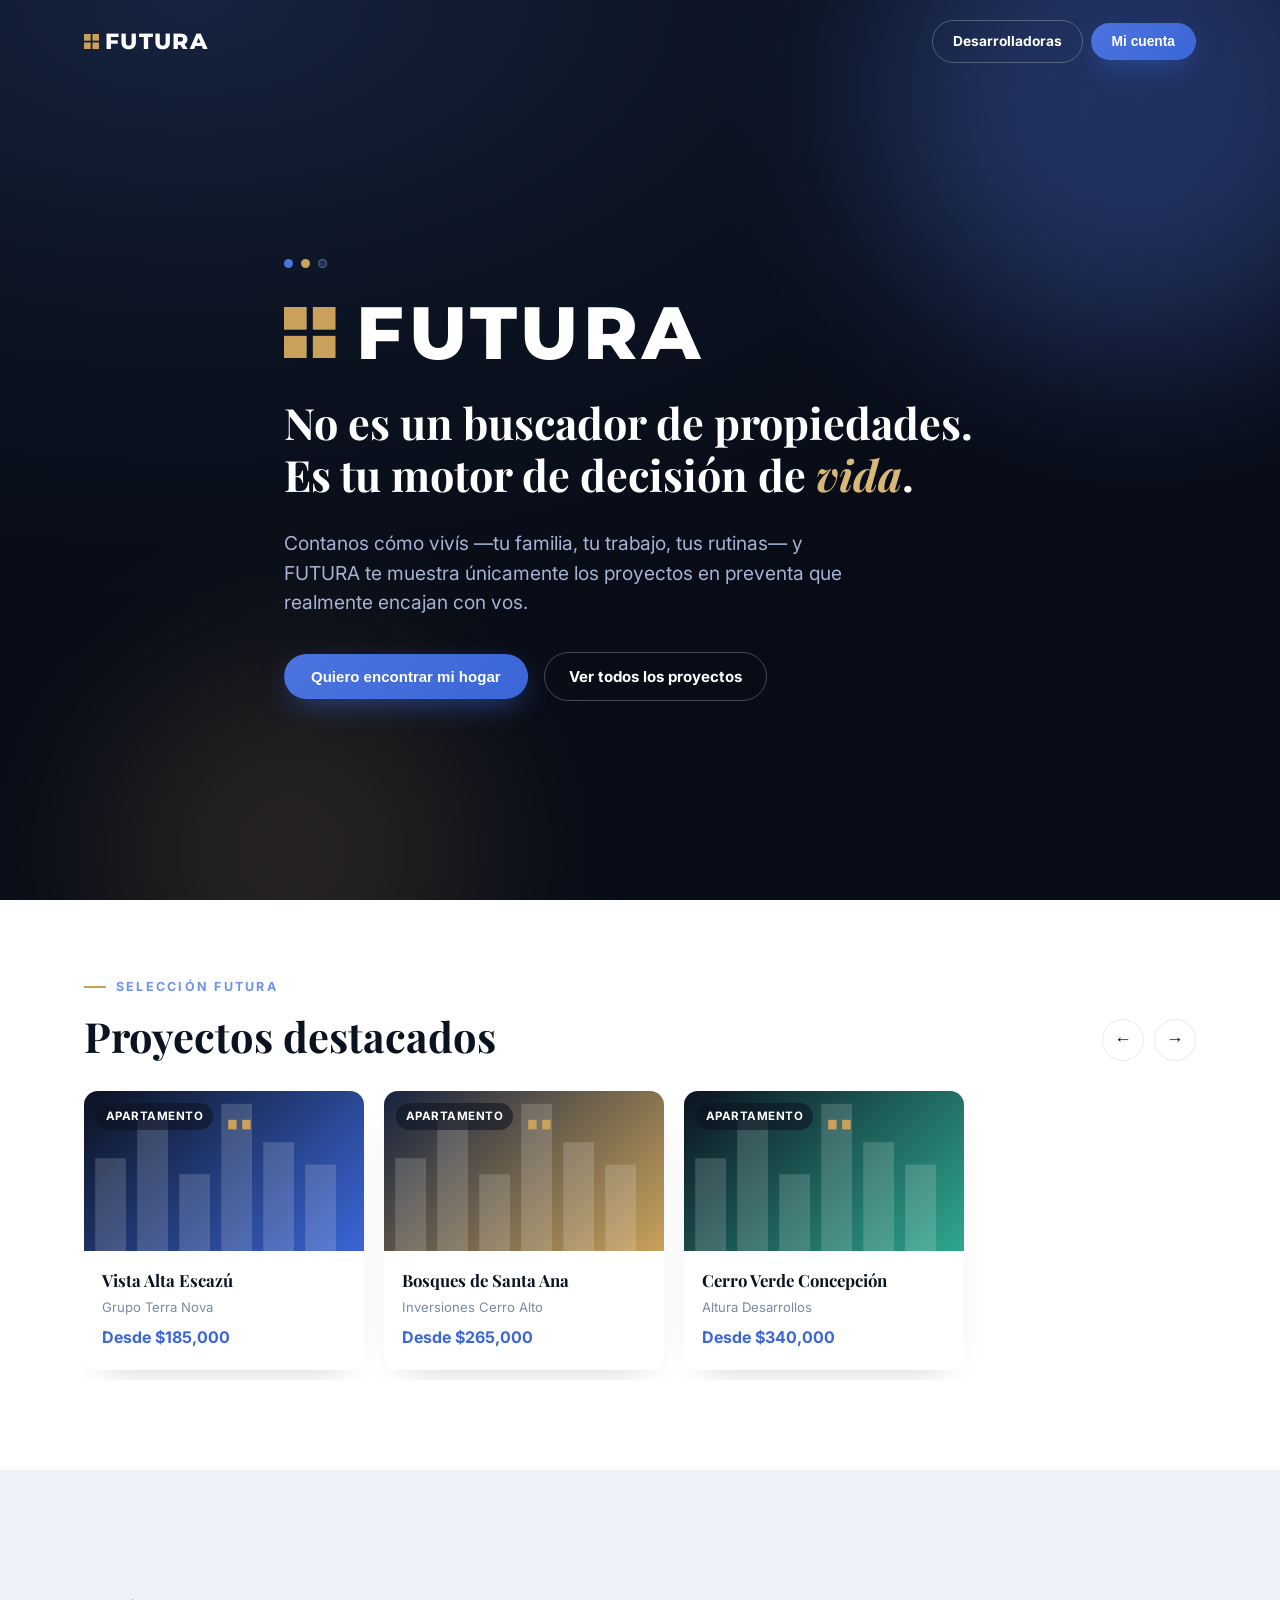
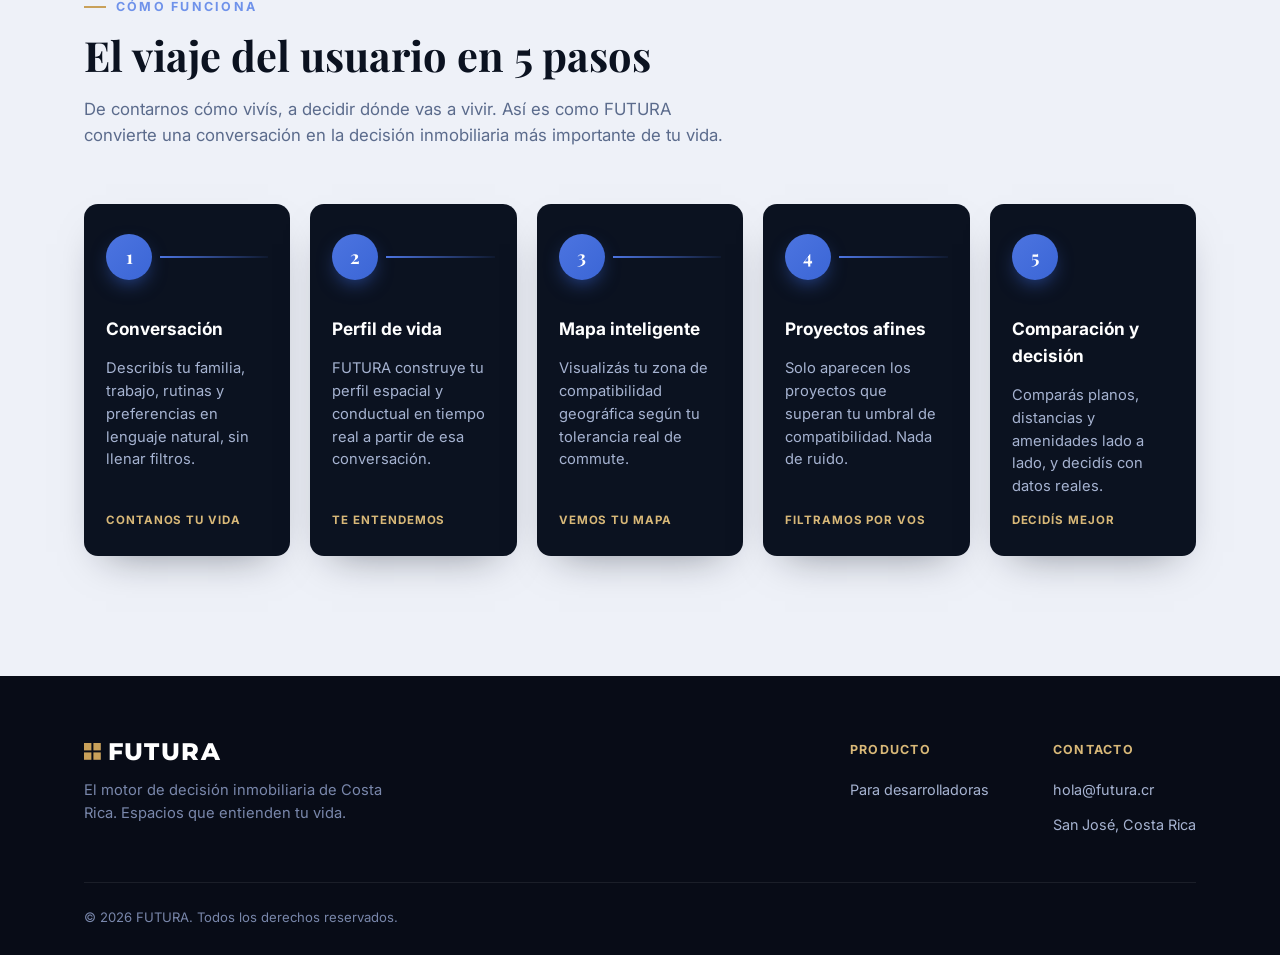
<file: index.html>
<!doctype html>
<html lang="es">
<head>
  <meta charset="UTF-8" />
  <meta name="viewport" content="width=device-width, initial-scale=1.0" />
  <title>FUTURA — El motor de decisión inmobiliaria de Costa Rica</title>
  <meta name="description" content="FUTURA no es un buscador de propiedades. Es un motor de decisión de vida: contanos cómo vivís y te mostramos solo los proyectos que realmente encajan." />

  <link rel="icon" type="image/svg+xml" href="data:image/svg+xml,%3Csvg xmlns='http://www.w3.org/2000/svg' viewBox='0 0 120 120'%3E%3Crect width='120' height='120' rx='24' fill='%230b1220'/%3E%3Cpolyline points='18,92 60,28 102,92' fill='none' stroke='%23ffffff' stroke-width='14' stroke-linecap='round' stroke-linejoin='round'/%3E%3Crect x='51' y='58' width='8' height='8' fill='%23c9a15a'/%3E%3Crect x='61' y='58' width='8' height='8' fill='%23c9a15a'/%3E%3Crect x='51' y='68' width='8' height='8' fill='%23c9a15a'/%3E%3Crect x='61' y='68' width='8' height='8' fill='%23c9a15a'/%3E%3C/svg%3E" />

  <link rel="preconnect" href="https://fonts.googleapis.com" />
  <link rel="preconnect" href="https://fonts.gstatic.com" crossorigin />
  <link href="https://fonts.googleapis.com/css2?family=Inter:wght@400;500;600;700&family=Montserrat:wght@700;800&family=Playfair+Display:ital,wght@0,600;0,700;1,600&display=swap" rel="stylesheet" />

  <link rel="stylesheet" href="css/styles.css" />
</head>
<body>

  <!-- ===================== HEADER ===================== -->
  <header class="site-header" id="site-header">
    <div class="wrap">
      <a href="#inicio" class="logo logo--nav logo--onDark" aria-label="FUTURA — inicio">
        <svg class="logo-mark" viewBox="0 0 100 100" aria-hidden="true">
          <rect x="0" y="0" width="44" height="44" fill="currentColor" />
          <rect x="56" y="0" width="44" height="44" fill="currentColor" />
          <rect x="0" y="56" width="44" height="44" fill="currentColor" />
          <rect x="56" y="56" width="44" height="44" fill="currentColor" />
        </svg>
        FUTURA
      </a>

      <div class="nav-cta">
        <a href="desarrolladoras.html" class="btn btn-ghost btn-sm">Desarrolladoras</a>
        <button type="button" class="btn btn-primary btn-sm" id="account-cta">Mi cuenta</button>
        <button class="menu-toggle" id="menu-toggle" aria-label="Abrir menú">
          <span></span><span></span><span></span>
        </button>
      </div>
    </div>
  </header>

  <main>
    <!-- ===================== HERO ===================== -->
    <section class="hero" id="inicio">
      <div class="wrap hero-inner">
        <div class="hero-dots" aria-hidden="true">
          <span></span><span></span><span></span>
        </div>

        <a href="#inicio" class="logo logo--hero logo--onDark" aria-label="FUTURA">
          <svg class="logo-mark" viewBox="0 0 100 100" aria-hidden="true">
            <rect x="0" y="0" width="44" height="44" fill="currentColor" />
            <rect x="56" y="0" width="44" height="44" fill="currentColor" />
            <rect x="0" y="56" width="44" height="44" fill="currentColor" />
            <rect x="56" y="56" width="44" height="44" fill="currentColor" />
          </svg>
          FUTURA
        </a>

        <h1>
          No es un buscador de propiedades.<br />
          Es tu motor de decisión de <em>vida</em>.
        </h1>

        <p class="lead">
          Contanos cómo vivís —tu familia, tu trabajo, tus rutinas— y FUTURA te muestra
          únicamente los proyectos en preventa que realmente encajan con vos.
        </p>

        <div class="hero-actions">
          <button type="button" class="btn btn-primary" id="open-agent-btn">Quiero encontrar mi hogar</button>
          <a href="resultados.html" class="btn btn-ghost">Ver todos los proyectos</a>
        </div>
      </div>
    </section>

    <!-- ===================== PROYECTOS DESTACADOS ===================== -->
    <section class="featured" id="destacados">
      <div class="wrap">
        <div class="section-head featured-head">
          <div>
            <span class="eyebrow">Selección FUTURA</span>
            <h2>Proyectos destacados</h2>
          </div>
          <div class="featured-arrows">
            <button type="button" class="featured-arrow" id="featured-prev" aria-label="Ver proyectos destacados anteriores">←</button>
            <button type="button" class="featured-arrow" id="featured-next" aria-label="Ver proyectos destacados siguientes">→</button>
          </div>
        </div>

        <div class="featured-track" id="featured-track" tabindex="0" aria-label="Proyectos destacados"></div>
      </div>
    </section>

    <!-- ===================== VIAJE DEL USUARIO ===================== -->
    <section class="journey" id="como-funciona">
      <div class="wrap">
        <div class="section-head">
          <span class="eyebrow">Cómo funciona</span>
          <h2>El viaje del usuario en 5 pasos</h2>
          <p>
            De contarnos cómo vivís, a decidir dónde vas a vivir. Así es como FUTURA convierte
            una conversación en la decisión inmobiliaria más importante de tu vida.
          </p>
        </div>

        <div class="journey-steps">
          <article class="step-card">
            <div class="step-connector">
              <div class="step-num">1</div>
              <div class="step-line"></div>
            </div>
            <h3>Conversación</h3>
            <p>Describís tu familia, trabajo, rutinas y preferencias en lenguaje natural, sin llenar filtros.</p>
            <span class="step-tag">Contanos tu vida</span>
          </article>

          <article class="step-card">
            <div class="step-connector">
              <div class="step-num">2</div>
              <div class="step-line"></div>
            </div>
            <h3>Perfil de vida</h3>
            <p>FUTURA construye tu perfil espacial y conductual en tiempo real a partir de esa conversación.</p>
            <span class="step-tag">Te entendemos</span>
          </article>

          <article class="step-card">
            <div class="step-connector">
              <div class="step-num">3</div>
              <div class="step-line"></div>
            </div>
            <h3>Mapa inteligente</h3>
            <p>Visualizás tu zona de compatibilidad geográfica según tu tolerancia real de commute.</p>
            <span class="step-tag">Vemos tu mapa</span>
          </article>

          <article class="step-card">
            <div class="step-connector">
              <div class="step-num">4</div>
              <div class="step-line"></div>
            </div>
            <h3>Proyectos afines</h3>
            <p>Solo aparecen los proyectos que superan tu umbral de compatibilidad. Nada de ruido.</p>
            <span class="step-tag">Filtramos por vos</span>
          </article>

          <article class="step-card">
            <div class="step-connector">
              <div class="step-num">5</div>
            </div>
            <h3>Comparación y decisión</h3>
            <p>Comparás planos, distancias y amenidades lado a lado, y decidís con datos reales.</p>
            <span class="step-tag">Decidís mejor</span>
          </article>
        </div>
      </div>
    </section>
  </main>

  <!-- ===================== FOOTER ===================== -->
  <footer class="site-footer" id="contacto">
    <div class="wrap">
      <div class="footer-top">
        <div class="footer-brand">
          <a href="#inicio" class="logo logo--footer logo--onDark" aria-label="FUTURA">
            <svg class="logo-mark" viewBox="0 0 100 100" aria-hidden="true">
              <rect x="0" y="0" width="44" height="44" fill="currentColor" />
              <rect x="56" y="0" width="44" height="44" fill="currentColor" />
              <rect x="0" y="56" width="44" height="44" fill="currentColor" />
              <rect x="56" y="56" width="44" height="44" fill="currentColor" />
            </svg>
            FUTURA
          </a>
          <p>El motor de decisión inmobiliaria de Costa Rica. Espacios que entienden tu vida.</p>
        </div>

        <div class="footer-links">
          <div class="footer-col">
            <h4>Producto</h4>
            <a href="mailto:hola@futura.cr?subject=Soy%20desarrolladora%20inmobiliaria">Para desarrolladoras</a>
          </div>
          <div class="footer-col">
            <h4>Contacto</h4>
            <a href="mailto:hola@futura.cr">hola@futura.cr</a>
            <a href="#inicio">San José, Costa Rica</a>
          </div>
        </div>
      </div>

      <div class="footer-bottom">
        <span>© 2026 FUTURA. Todos los derechos reservados.</span>
      </div>
    </div>
  </footer>

  <!-- ===================== AGENTE FUTURA (POPUP) ===================== -->
  <div class="agent-overlay" id="agent-overlay" hidden>
    <div class="agent-modal" role="dialog" aria-modal="true" aria-labelledby="agent-title">
      <header class="agent-header">
        <div class="agent-header-id">
          <span class="agent-avatar" aria-hidden="true">F</span>
          <div>
            <p class="agent-title" id="agent-title">Asesor de estilo de vida FUTURA</p>
            <p class="agent-subtitle" id="agent-progress-label">0 de 5 datos captados</p>
          </div>
        </div>
        <button type="button" class="agent-close" id="agent-close" aria-label="Cerrar">&times;</button>
      </header>

      <div class="agent-progress">
        <div class="agent-progress-bar" id="agent-progress-bar"></div>
      </div>

      <div class="agent-chat" id="agent-chat"></div>

      <div class="agent-cta" id="agent-cta" hidden>
        <p id="agent-cta-text">Ya tengo algunas pistas sobre tu estilo de vida.</p>
        <button type="button" class="btn btn-primary btn-sm" id="agent-cta-btn">Ver los proyectos que podrían encajar</button>
      </div>

      <form class="agent-composer" id="agent-composer">
        <div class="agent-input-area">
          <input type="text" id="agent-text-input" placeholder="Escribí tu respuesta..." autocomplete="off" />
          <button type="submit" class="agent-send" id="agent-send-btn" aria-label="Enviar respuesta">→</button>
        </div>
      </form>
    </div>
  </div>

  <script src="js/main.js"></script>
  <script src="js/projects-data.js"></script>
  <script src="js/breadcrumb-nav.js"></script>
  <script src="js/featured-mock.js"></script>
  <script src="js/featured-carousel.js"></script>
  <!-- Mockup temporal de auth (localStorage). Para pasar a Supabase real,
       cambiar por: <script src="js/supabase-client.js"></script> -->
  <script src="js/mock-auth.js"></script>
  <script src="js/auth-modal.js"></script>
  <script src="js/account-cta.js"></script>
  <script src="js/agent.js"></script>
</body>
</html>
</file>
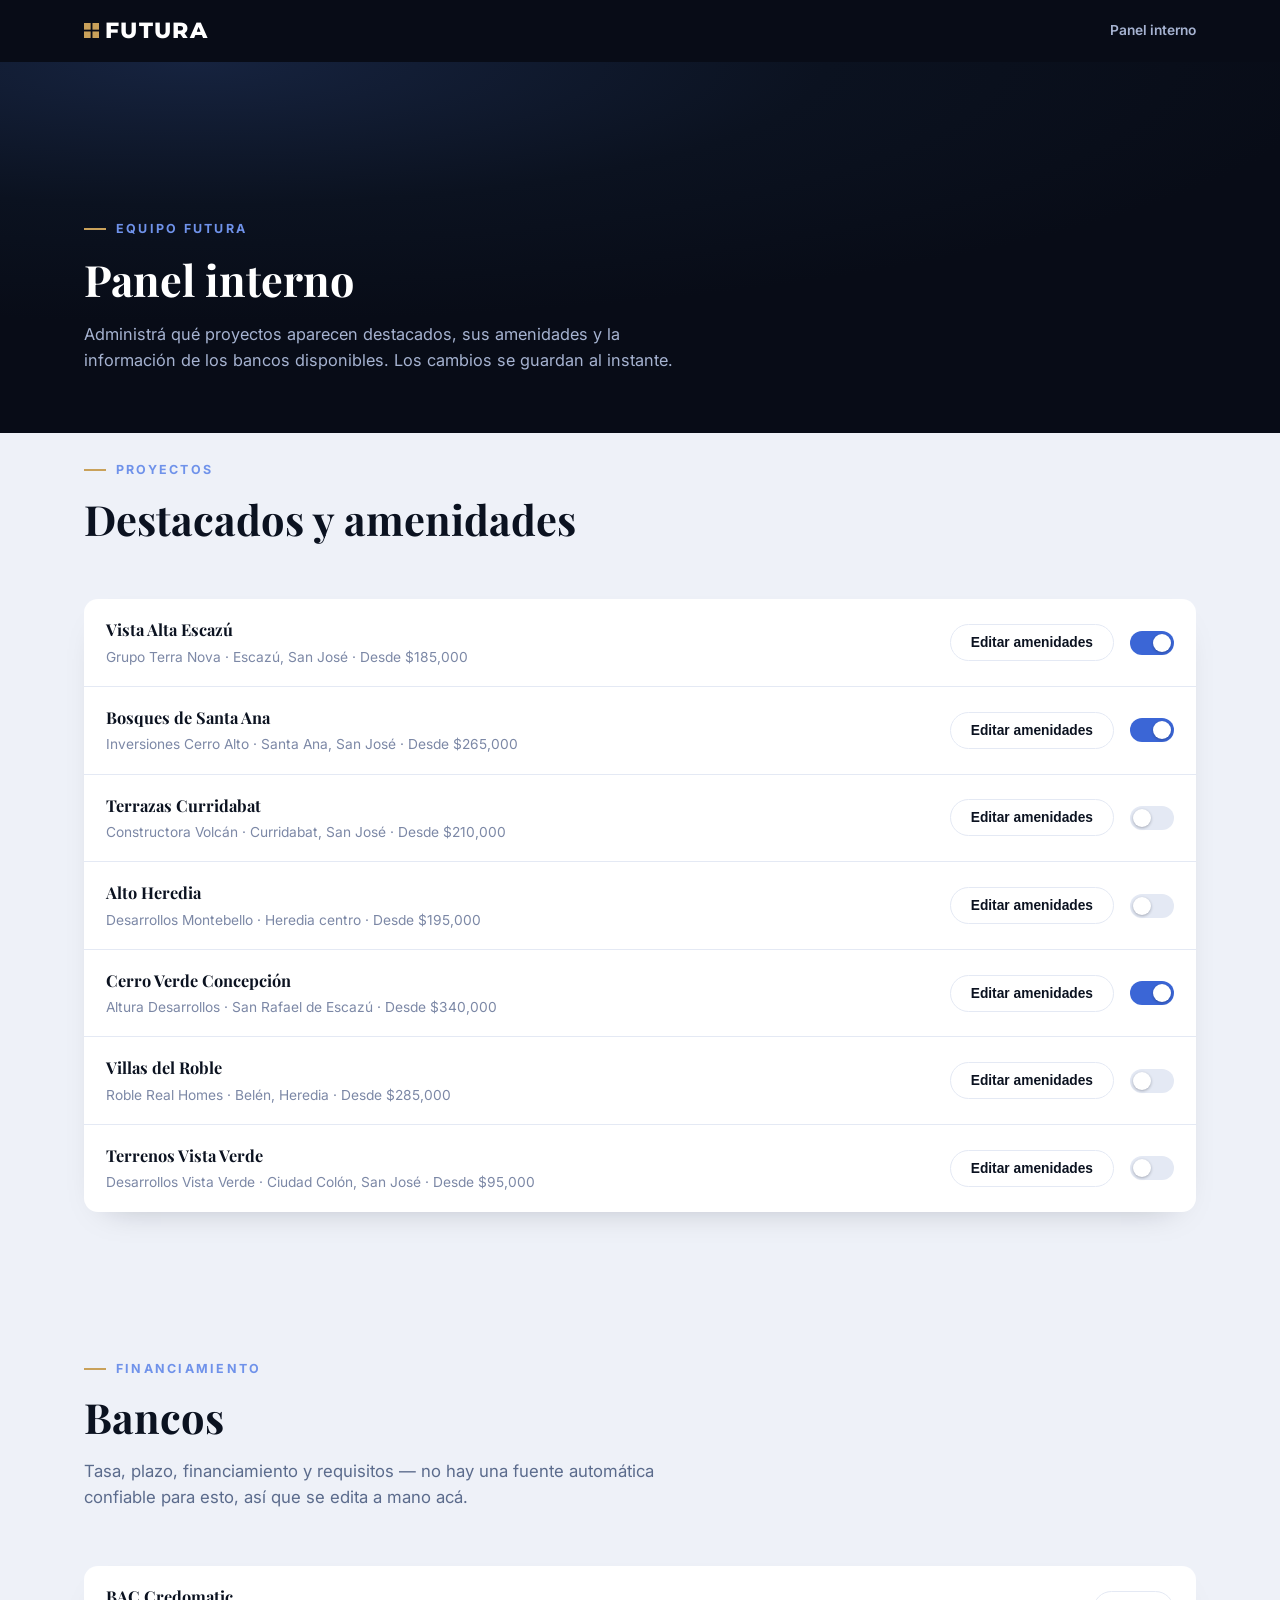
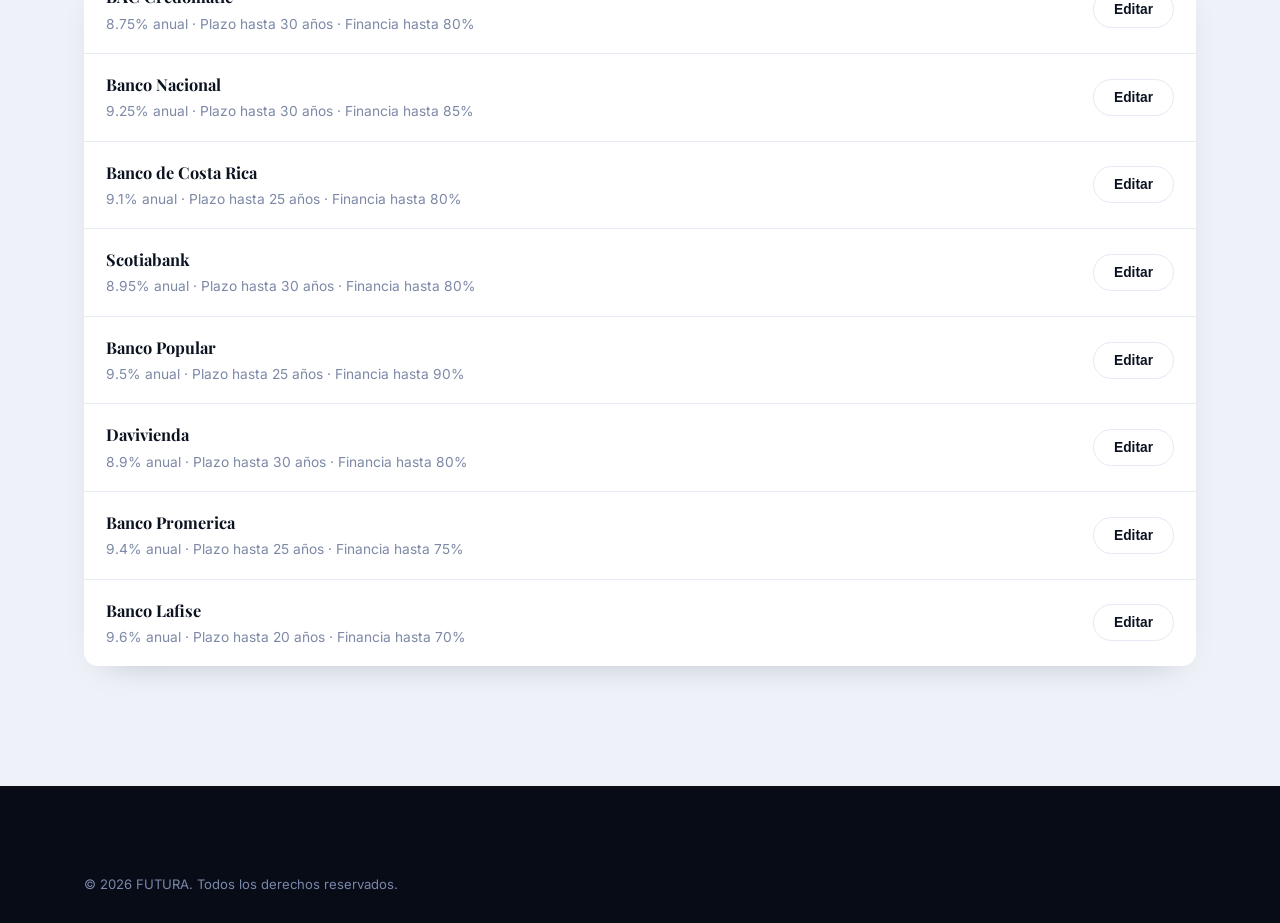
<file: admin.html>
<!doctype html>
<html lang="es">
<head>
  <meta charset="UTF-8" />
  <meta name="viewport" content="width=device-width, initial-scale=1.0" />
  <meta name="robots" content="noindex, nofollow" />
  <title>Panel interno — Destacados — FUTURA</title>
  <meta name="description" content="Página interna del equipo FUTURA para marcar qué proyectos aparecen en el carrusel de destacados." />

  <link rel="icon" type="image/svg+xml" href="data:image/svg+xml,%3Csvg xmlns='http://www.w3.org/2000/svg' viewBox='0 0 120 120'%3E%3Crect width='120' height='120' rx='24' fill='%230b1220'/%3E%3Cpolyline points='18,92 60,28 102,92' fill='none' stroke='%23ffffff' stroke-width='14' stroke-linecap='round' stroke-linejoin='round'/%3E%3Crect x='51' y='58' width='8' height='8' fill='%23c9a15a'/%3E%3Crect x='61' y='58' width='8' height='8' fill='%23c9a15a'/%3E%3Crect x='51' y='68' width='8' height='8' fill='%23c9a15a'/%3E%3Crect x='61' y='68' width='8' height='8' fill='%23c9a15a'/%3E%3C/svg%3E" />

  <link rel="preconnect" href="https://fonts.googleapis.com" />
  <link rel="preconnect" href="https://fonts.gstatic.com" crossorigin />
  <link href="https://fonts.googleapis.com/css2?family=Inter:wght@400;500;600;700&family=Montserrat:wght@700;800&family=Playfair+Display:ital,wght@0,600;0,700;1,600&display=swap" rel="stylesheet" />

  <link rel="stylesheet" href="css/styles.css" />
</head>
<body>

  <header class="dev-header" id="admin-header">
    <div class="wrap dev-header-inner">
      <a href="index.html#inicio" class="logo logo--nav logo--onDark" aria-label="FUTURA — inicio">
        <svg class="logo-mark" viewBox="0 0 100 100" aria-hidden="true">
          <rect x="0" y="0" width="44" height="44" fill="currentColor" />
          <rect x="56" y="0" width="44" height="44" fill="currentColor" />
          <rect x="0" y="56" width="44" height="44" fill="currentColor" />
          <rect x="56" y="56" width="44" height="44" fill="currentColor" />
        </svg>
        FUTURA
      </a>
      <div class="dev-header-actions">
        <span class="account-link">Panel interno</span>
      </div>
    </div>
  </header>

  <main>
    <section class="results-hero">
      <div class="wrap">
        <span class="eyebrow">Equipo FUTURA</span>
        <h1>Panel interno</h1>
        <p class="results-hero-lead">
          Administrá qué proyectos aparecen destacados, sus amenidades y la información de los bancos disponibles.
          Los cambios se guardan al instante.
        </p>
      </div>
    </section>

    <section class="results-list-section">
      <div class="wrap">
        <div class="section-head">
          <span class="eyebrow">Proyectos</span>
          <h2>Destacados y amenidades</h2>
        </div>
        <div class="admin-list" id="admin-list"></div>
      </div>
    </section>

    <section class="results-list-section">
      <div class="wrap">
        <div class="section-head">
          <span class="eyebrow">Financiamiento</span>
          <h2>Bancos</h2>
          <p>Tasa, plazo, financiamiento y requisitos — no hay una fuente automática confiable para esto, así que se edita a mano acá.</p>
        </div>
        <div class="admin-list" id="admin-banks-list"></div>
      </div>
    </section>
  </main>

  <!-- ===================== MODAL: EDITAR AMENIDADES ===================== -->
  <div class="compare-overlay" id="amenities-modal-overlay" hidden>
    <div class="compare-modal amenities-modal" role="dialog" aria-modal="true" aria-labelledby="amenities-modal-title">
      <header class="compare-modal-header">
        <h3 id="amenities-modal-title">Amenidades</h3>
        <button type="button" class="agent-close" id="amenities-modal-close" aria-label="Cerrar">&times;</button>
      </header>
      <div class="amenities-modal-body" id="amenities-modal-body"></div>
      <footer class="amenities-modal-footer">
        <button type="button" class="amenities-add-btn" id="amenities-add-btn">+ Agregar amenidad</button>
        <button type="button" class="btn btn-primary" id="amenities-save-btn">Guardar cambios</button>
      </footer>
    </div>
  </div>

  <!-- ===================== MODAL: EDITAR BANCO ===================== -->
  <div class="compare-overlay" id="bank-modal-overlay" hidden>
    <div class="compare-modal amenities-modal" role="dialog" aria-modal="true" aria-labelledby="bank-modal-title">
      <header class="compare-modal-header">
        <h3 id="bank-modal-title">Editar banco</h3>
        <button type="button" class="agent-close" id="bank-modal-close" aria-label="Cerrar">&times;</button>
      </header>
      <div class="amenities-modal-body" id="bank-modal-body">
        <div class="amenity-edit-row-fields">
          <label class="amenity-edit-field">Tasa de interés anual (%)<input type="number" id="bank-edit-rate" min="0" max="100" step="0.05" /></label>
          <label class="amenity-edit-field">Plazo máximo (años)<input type="number" id="bank-edit-term" min="1" max="40" step="1" /></label>
        </div>
        <label class="amenity-edit-field">Financiamiento disponible (%)<input type="number" id="bank-edit-financing" min="0" max="100" step="1" /></label>
        <label class="amenity-edit-field">Requisitos básicos<textarea id="bank-edit-requirements" rows="3"></textarea></label>
      </div>
      <footer class="lead-modal-footer">
        <button type="button" class="btn btn-primary" id="bank-save-btn">Guardar cambios</button>
      </footer>
    </div>
  </div>

  <footer class="site-footer" id="contacto">
    <div class="wrap">
      <div class="footer-bottom">
        <span>© 2026 FUTURA. Todos los derechos reservados.</span>
      </div>
    </div>
  </footer>

  <script src="js/projects-data.js"></script>
  <script src="js/featured-mock.js"></script>
  <script src="js/amenity-icons.js"></script>
  <script src="js/amenities-mock.js"></script>
  <script src="js/banks-data.js"></script>
  <script src="js/banks-mock.js"></script>
  <script src="js/admin.js"></script>
</body>
</html>
</file>
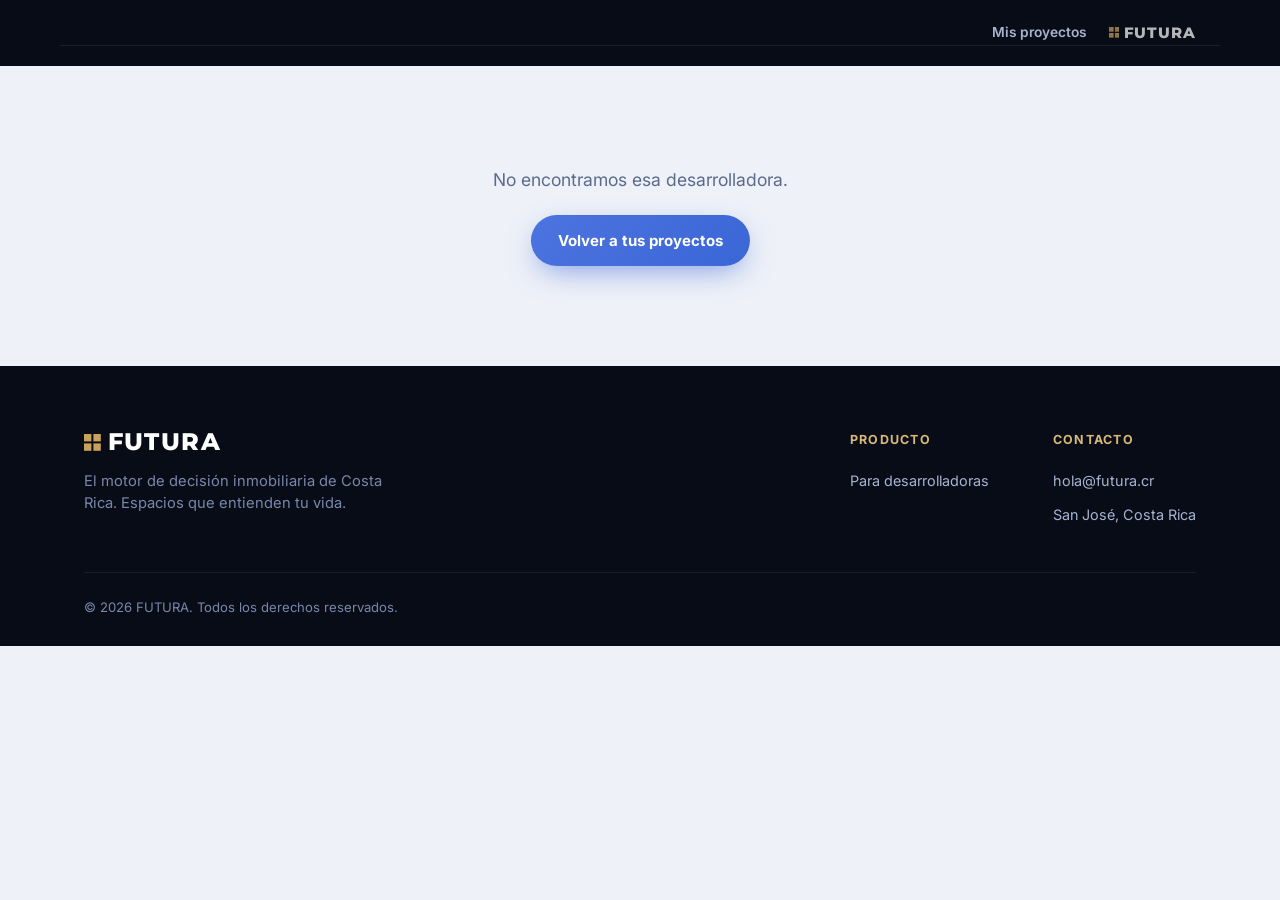
<file: desarrolladora.html>
<!doctype html>
<html lang="es">
<head>
  <meta charset="UTF-8" />
  <meta name="viewport" content="width=device-width, initial-scale=1.0" />
  <title>Desarrolladora — FUTURA</title>
  <meta name="description" content="Trayectoria y proyectos activos de la desarrolladora." />

  <link rel="icon" type="image/svg+xml" href="data:image/svg+xml,%3Csvg xmlns='http://www.w3.org/2000/svg' viewBox='0 0 120 120'%3E%3Crect width='120' height='120' rx='24' fill='%230b1220'/%3E%3Cpolyline points='18,92 60,28 102,92' fill='none' stroke='%23ffffff' stroke-width='14' stroke-linecap='round' stroke-linejoin='round'/%3E%3Crect x='51' y='58' width='8' height='8' fill='%23c9a15a'/%3E%3Crect x='61' y='58' width='8' height='8' fill='%23c9a15a'/%3E%3Crect x='51' y='68' width='8' height='8' fill='%23c9a15a'/%3E%3Crect x='61' y='68' width='8' height='8' fill='%23c9a15a'/%3E%3C/svg%3E" />

  <link rel="preconnect" href="https://fonts.googleapis.com" />
  <link rel="preconnect" href="https://fonts.gstatic.com" crossorigin />
  <link href="https://fonts.googleapis.com/css2?family=Inter:wght@400;500;600;700&family=Montserrat:wght@700;800&family=Playfair+Display:ital,wght@0,600;0,700;1,600&display=swap" rel="stylesheet" />

  <link rel="stylesheet" href="css/styles.css" />
</head>
<body>

  <header class="dev-header">
    <div class="wrap dev-header-inner">
      <span></span>
      <div class="dev-header-actions">
        <a href="mi-cuenta/comparar.html" class="account-link" id="account-link">Mis proyectos</a>
        <a href="index.html#inicio" class="futura-badge">
          <span class="logo logo--footer logo--onDark" style="font-size:0.95rem;">
            <svg class="logo-mark" viewBox="0 0 100 100" aria-hidden="true">
              <rect x="0" y="0" width="44" height="44" fill="currentColor" />
              <rect x="56" y="0" width="44" height="44" fill="currentColor" />
              <rect x="0" y="56" width="44" height="44" fill="currentColor" />
              <rect x="56" y="56" width="44" height="44" fill="currentColor" />
            </svg>
            FUTURA
          </span>
        </a>
      </div>
    </div>
    <div class="wrap breadcrumb-bar" id="breadcrumb-slot"></div>
  </header>

  <main id="developer-main" hidden>
    <!-- ===================== ENCABEZADO: DESCRIPCIÓN ===================== -->
    <section class="dev-hero">
      <div class="wrap dev-hero-inner">
        <span class="eyebrow">Desarrolladora</span>
        <h1 id="dev-name"></h1>
        <p class="dev-hero-desc" id="dev-description"></p>

        <div class="dev-hero-rating" id="dev-hero-rating" hidden></div>

        <div class="dev-stats">
          <div class="dev-stat">
            <strong id="dev-stat-projects"></strong>
            <span>Proyectos completados</span>
          </div>
          <div class="dev-stat">
            <strong id="dev-stat-years"></strong>
            <span>Años de trayectoria</span>
          </div>
          <div class="dev-stat">
            <strong id="dev-stat-active"></strong>
            <span>Proyectos activos hoy</span>
          </div>
        </div>
      </div>
    </section>

    <!-- ===================== MAPA DE PROYECTOS ACTIVOS ===================== -->
    <section class="project-map-section">
      <div class="wrap">
        <div class="section-head">
          <span class="eyebrow">Ubicación</span>
          <h2>Proyectos activos en el mapa</h2>
        </div>

        <div class="map-frame">
          <div id="dev-map" class="results-map"></div>
          <div class="map-loading" id="dev-map-loading">
            <span></span><span></span><span></span>
          </div>
        </div>

        <div class="map-legend">
          <span class="legend-item"><i class="legend-dot dot-project"></i> Proyecto activo</span>
        </div>
      </div>
    </section>

    <!-- ===================== LISTADO DE PROYECTOS ===================== -->
    <section class="results-list-section">
      <div class="wrap">
        <div class="section-head">
          <span class="eyebrow">Portafolio</span>
          <h2>Proyectos activos</h2>
        </div>

        <div class="project-list" id="dev-project-list"></div>
      </div>
    </section>

    <!-- ===================== RESEÑAS ===================== -->
    <section class="results-list-section reviews-section">
      <div class="wrap">
        <div class="section-head">
          <span class="eyebrow">Opiniones</span>
          <h2>Reseñas de otros usuarios</h2>
        </div>

        <div class="reviews-summary" id="reviews-summary" hidden>
          <span class="reviews-summary-avg" id="reviews-summary-avg"></span>
          <div class="reviews-summary-meta">
            <span id="reviews-summary-stars"></span>
            <span class="reviews-summary-count" id="reviews-summary-count"></span>
          </div>
        </div>

        <div class="review-form-card">
          <h3 class="review-form-title" id="review-form-title">Dejá tu calificación</h3>
          <div class="star-input" id="review-star-input">
            <button type="button" class="star-input-star" data-value="1" aria-label="1 estrella">★</button>
            <button type="button" class="star-input-star" data-value="2" aria-label="2 estrellas">★</button>
            <button type="button" class="star-input-star" data-value="3" aria-label="3 estrellas">★</button>
            <button type="button" class="star-input-star" data-value="4" aria-label="4 estrellas">★</button>
            <button type="button" class="star-input-star" data-value="5" aria-label="5 estrellas">★</button>
          </div>
          <textarea id="review-comment" placeholder="Contá tu experiencia con esta desarrolladora (opcional)"></textarea>
          <div class="review-form-actions">
            <button type="button" class="btn btn-primary btn-sm" id="review-submit">Publicar reseña</button>
            <span class="review-form-note" id="review-form-note" hidden></span>
          </div>
        </div>

        <div class="review-list" id="review-list"></div>
        <p class="review-empty" id="review-empty" hidden>Todavía no hay reseñas para esta desarrolladora. Sé el primero en calificar.</p>
      </div>
    </section>
  </main>

  <section class="results-empty" id="developer-empty-state" hidden>
    <div class="wrap">
      <p>No encontramos esa desarrolladora.</p>
      <a href="resultados.html" class="btn btn-primary">Volver a tus proyectos</a>
    </div>
  </section>

  <footer class="site-footer" id="contacto">
    <div class="wrap">
      <div class="footer-top">
        <div class="footer-brand">
          <a href="index.html#inicio" class="logo logo--footer logo--onDark" aria-label="FUTURA">
            <svg class="logo-mark" viewBox="0 0 100 100" aria-hidden="true">
              <rect x="0" y="0" width="44" height="44" fill="currentColor" />
              <rect x="56" y="0" width="44" height="44" fill="currentColor" />
              <rect x="0" y="56" width="44" height="44" fill="currentColor" />
              <rect x="56" y="56" width="44" height="44" fill="currentColor" />
            </svg>
            FUTURA
          </a>
          <p>El motor de decisión inmobiliaria de Costa Rica. Espacios que entienden tu vida.</p>
        </div>

        <div class="footer-links">
          <div class="footer-col">
            <h4>Producto</h4>
            <a href="mailto:hola@futura.cr?subject=Soy%20desarrolladora%20inmobiliaria">Para desarrolladoras</a>
          </div>
          <div class="footer-col">
            <h4>Contacto</h4>
            <a href="mailto:hola@futura.cr">hola@futura.cr</a>
            <a href="index.html#inicio">San José, Costa Rica</a>
          </div>
        </div>
      </div>

      <div class="footer-bottom">
        <span>© 2026 FUTURA. Todos los derechos reservados.</span>
      </div>
    </div>
  </footer>

  <script src="js/projects-data.js"></script>
  <script src="js/developers-data.js"></script>
  <script src="js/maps-utils.js"></script>
  <script src="js/breadcrumb-nav.js"></script>
  <script src="js/project-card.js"></script>
  <script src="js/mock-auth.js"></script>
  <script src="js/auth-modal.js"></script>
  <script src="js/reviews-mock.js"></script>
  <script src="js/rating-utils.js"></script>
  <script src="js/desarrolladora.js"></script>
</body>
</html>
</file>
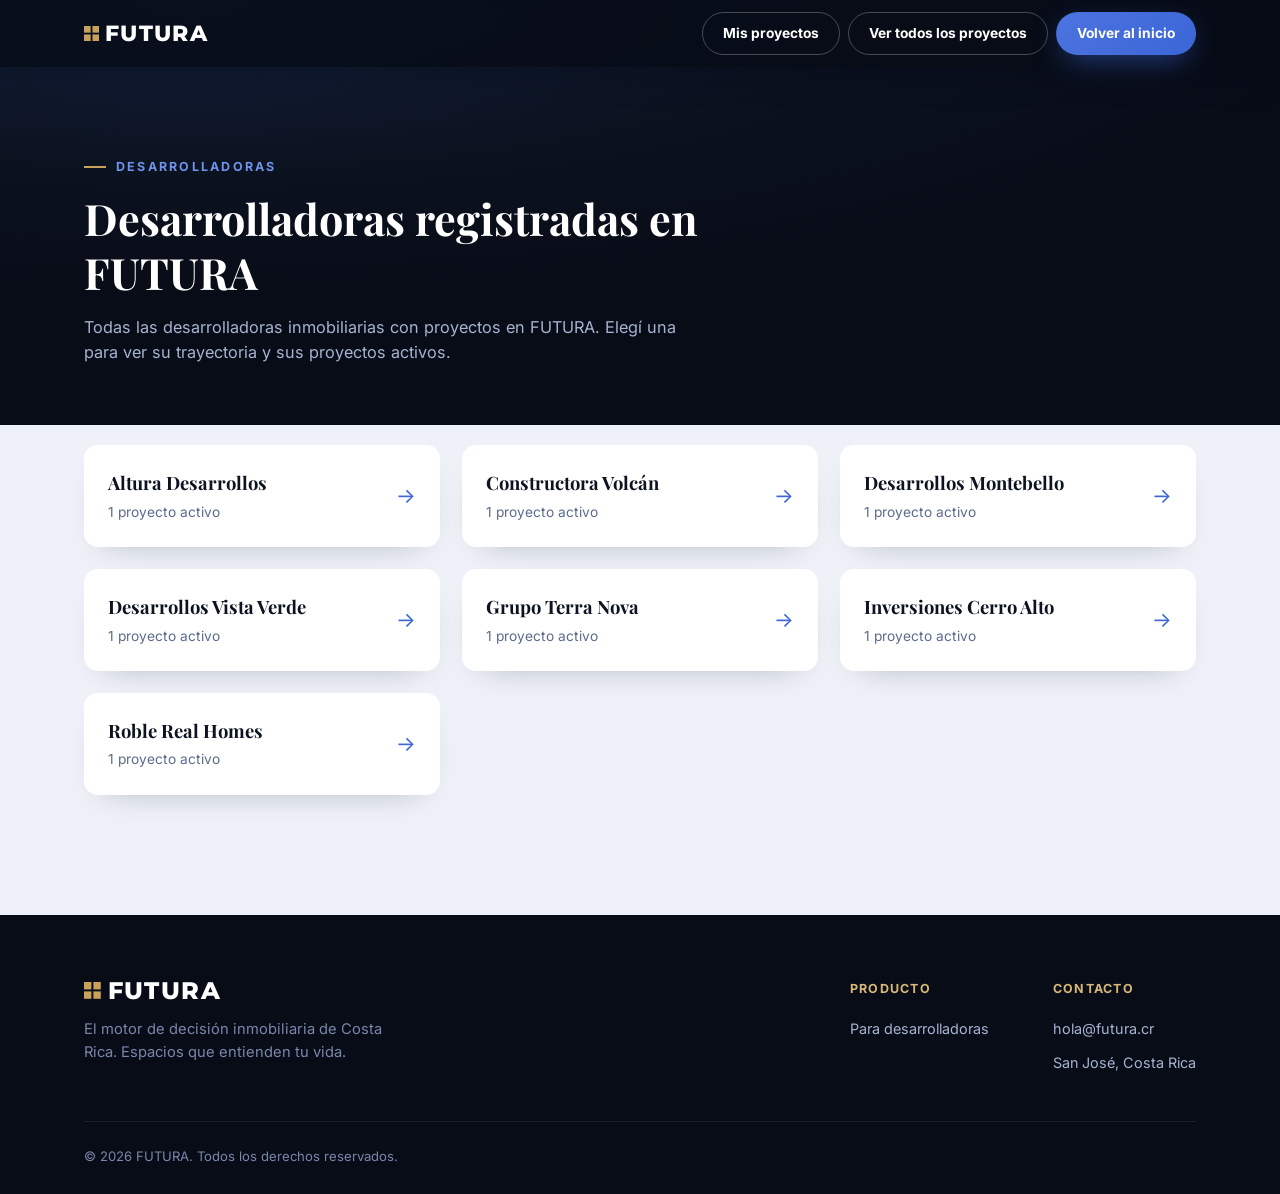
<file: desarrolladoras.html>
<!doctype html>
<html lang="es">
<head>
  <meta charset="UTF-8" />
  <meta name="viewport" content="width=device-width, initial-scale=1.0" />
  <title>Desarrolladoras — FUTURA</title>
  <meta name="description" content="Todas las desarrolladoras registradas en FUTURA y sus proyectos activos." />

  <link rel="icon" type="image/svg+xml" href="data:image/svg+xml,%3Csvg xmlns='http://www.w3.org/2000/svg' viewBox='0 0 120 120'%3E%3Crect width='120' height='120' rx='24' fill='%230b1220'/%3E%3Cpolyline points='18,92 60,28 102,92' fill='none' stroke='%23ffffff' stroke-width='14' stroke-linecap='round' stroke-linejoin='round'/%3E%3Crect x='51' y='58' width='8' height='8' fill='%23c9a15a'/%3E%3Crect x='61' y='58' width='8' height='8' fill='%23c9a15a'/%3E%3Crect x='51' y='68' width='8' height='8' fill='%23c9a15a'/%3E%3Crect x='61' y='68' width='8' height='8' fill='%23c9a15a'/%3E%3C/svg%3E" />

  <link rel="preconnect" href="https://fonts.googleapis.com" />
  <link rel="preconnect" href="https://fonts.gstatic.com" crossorigin />
  <link href="https://fonts.googleapis.com/css2?family=Inter:wght@400;500;600;700&family=Montserrat:wght@700;800&family=Playfair+Display:ital,wght@0,600;0,700;1,600&display=swap" rel="stylesheet" />

  <link rel="stylesheet" href="css/styles.css" />
</head>
<body>

  <!-- ===================== HEADER ===================== -->
  <header class="site-header is-scrolled" id="site-header">
    <div class="wrap">
      <a href="index.html#inicio" class="logo logo--nav logo--onDark" aria-label="FUTURA — inicio">
        <svg class="logo-mark" viewBox="0 0 100 100" aria-hidden="true">
          <rect x="0" y="0" width="44" height="44" fill="currentColor" />
          <rect x="56" y="0" width="44" height="44" fill="currentColor" />
          <rect x="0" y="56" width="44" height="44" fill="currentColor" />
          <rect x="56" y="56" width="44" height="44" fill="currentColor" />
        </svg>
        FUTURA
      </a>

      <div class="nav-cta">
        <a href="mi-cuenta/comparar.html?from=desarrolladoras" class="btn btn-ghost btn-sm">Mis proyectos</a>
        <a href="resultados.html" class="btn btn-ghost btn-sm">Ver todos los proyectos</a>
        <a href="index.html" class="btn btn-primary btn-sm">Volver al inicio</a>
        <button class="menu-toggle" id="menu-toggle" aria-label="Abrir menú">
          <span></span><span></span><span></span>
        </button>
      </div>
    </div>
  </header>

  <main class="results-page">
    <!-- ===================== RESUMEN ===================== -->
    <section class="results-hero">
      <div class="wrap">
        <span class="eyebrow">Desarrolladoras</span>
        <h1>Desarrolladoras registradas en FUTURA</h1>
        <p class="results-hero-lead">
          Todas las desarrolladoras inmobiliarias con proyectos en FUTURA. Elegí una para ver su trayectoria y sus
          proyectos activos.
        </p>
      </div>
    </section>

    <!-- ===================== LISTADO ===================== -->
    <section class="results-list-section">
      <div class="wrap">
        <div class="developer-list" id="developer-list"></div>
      </div>
    </section>
  </main>

  <!-- ===================== FOOTER ===================== -->
  <footer class="site-footer" id="contacto">
    <div class="wrap">
      <div class="footer-top">
        <div class="footer-brand">
          <a href="index.html#inicio" class="logo logo--footer logo--onDark" aria-label="FUTURA">
            <svg class="logo-mark" viewBox="0 0 100 100" aria-hidden="true">
              <rect x="0" y="0" width="44" height="44" fill="currentColor" />
              <rect x="56" y="0" width="44" height="44" fill="currentColor" />
              <rect x="0" y="56" width="44" height="44" fill="currentColor" />
              <rect x="56" y="56" width="44" height="44" fill="currentColor" />
            </svg>
            FUTURA
          </a>
          <p>El motor de decisión inmobiliaria de Costa Rica. Espacios que entienden tu vida.</p>
        </div>

        <div class="footer-links">
          <div class="footer-col">
            <h4>Producto</h4>
            <a href="mailto:hola@futura.cr?subject=Soy%20desarrolladora%20inmobiliaria">Para desarrolladoras</a>
          </div>
          <div class="footer-col">
            <h4>Contacto</h4>
            <a href="mailto:hola@futura.cr">hola@futura.cr</a>
            <a href="index.html#inicio">San José, Costa Rica</a>
          </div>
        </div>
      </div>

      <div class="footer-bottom">
        <span>© 2026 FUTURA. Todos los derechos reservados.</span>
      </div>
    </div>
  </footer>

  <script src="js/projects-data.js"></script>
  <script src="js/developers-data.js"></script>
  <script src="js/breadcrumb-nav.js"></script>
  <script src="js/reviews-mock.js"></script>
  <script src="js/rating-utils.js"></script>
  <script src="js/desarrolladoras.js"></script>
</body>
</html>
</file>
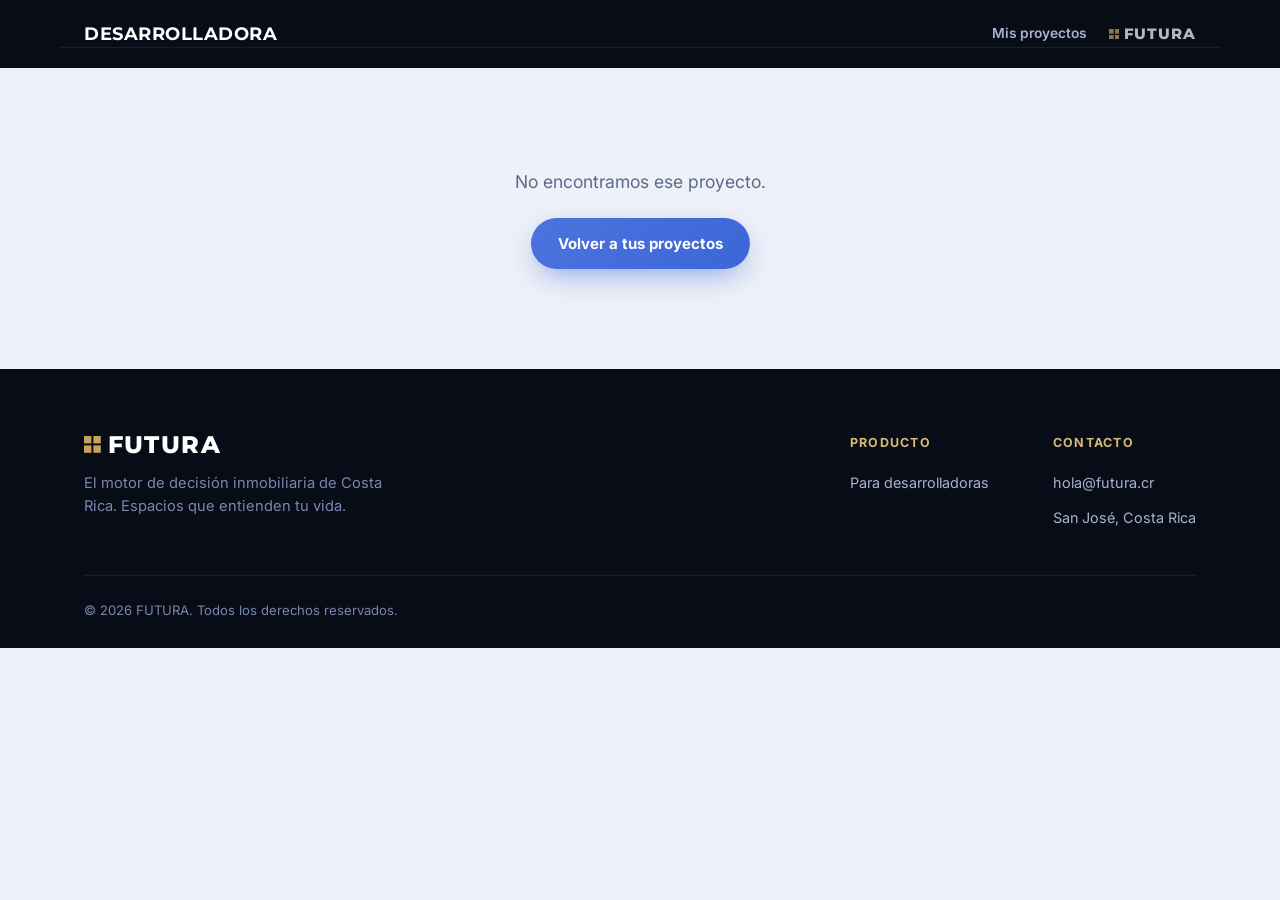
<file: proyecto.html>
<!doctype html>
<html lang="es">
<head>
  <meta charset="UTF-8" />
  <meta name="viewport" content="width=device-width, initial-scale=1.0" />
  <title>Proyecto — FUTURA</title>
  <meta name="description" content="Ubicación, tipologías y amenidades del proyecto." />

  <link rel="icon" type="image/svg+xml" href="data:image/svg+xml,%3Csvg xmlns='http://www.w3.org/2000/svg' viewBox='0 0 120 120'%3E%3Crect width='120' height='120' rx='24' fill='%230b1220'/%3E%3Cpolyline points='18,92 60,28 102,92' fill='none' stroke='%23ffffff' stroke-width='14' stroke-linecap='round' stroke-linejoin='round'/%3E%3Crect x='51' y='58' width='8' height='8' fill='%23c9a15a'/%3E%3Crect x='61' y='58' width='8' height='8' fill='%23c9a15a'/%3E%3Crect x='51' y='68' width='8' height='8' fill='%23c9a15a'/%3E%3Crect x='61' y='68' width='8' height='8' fill='%23c9a15a'/%3E%3C/svg%3E" />

  <link rel="preconnect" href="https://fonts.googleapis.com" />
  <link rel="preconnect" href="https://fonts.gstatic.com" crossorigin />
  <link href="https://fonts.googleapis.com/css2?family=Inter:wght@400;500;600;700&family=Montserrat:wght@700;800&family=Playfair+Display:ital,wght@0,600;0,700;1,600&display=swap" rel="stylesheet" />

  <link rel="stylesheet" href="css/styles.css" />
</head>
<body>

  <!-- ===================== HEADER: LOGO DE LA DESARROLLADORA ===================== -->
  <header class="dev-header" id="dev-header">
    <div class="wrap dev-header-inner">
      <a href="#" class="dev-logo" id="dev-logo-link" aria-label="Ver perfil de la desarrolladora">
        <span id="dev-logo-text">Desarrolladora</span>
      </a>
      <div class="dev-header-actions">
        <a href="mi-cuenta/comparar.html" class="account-link" id="account-link">Mis proyectos</a>
        <a href="resultados.html" class="futura-badge">
          <span class="logo logo--footer logo--onDark" style="font-size:0.95rem;">
            <svg class="logo-mark" viewBox="0 0 100 100" aria-hidden="true">
              <rect x="0" y="0" width="44" height="44" fill="currentColor" />
              <rect x="56" y="0" width="44" height="44" fill="currentColor" />
              <rect x="0" y="56" width="44" height="44" fill="currentColor" />
              <rect x="56" y="56" width="44" height="44" fill="currentColor" />
            </svg>
            FUTURA
          </span>
        </a>
      </div>
    </div>
    <div class="wrap breadcrumb-bar" id="breadcrumb-slot"></div>
  </header>

  <main id="project-main" hidden>
    <!-- ===================== TÍTULO DEL PROYECTO ===================== -->
    <section class="project-title-bar">
      <div class="wrap project-title-inner">
        <div>
          <h1 id="project-name"></h1>
          <p id="project-zone" class="project-title-zone"></p>
        </div>
        <div class="project-title-price">
          <span id="project-price"></span>
          <span id="project-delivery" class="project-title-delivery"></span>
        </div>
      </div>
    </section>

    <!-- ===================== MAPA + ISÓCRONA + FILTROS POI ===================== -->
    <section class="project-map-section">
      <div class="wrap">
        <div class="poi-filters" id="poi-filters"></div>

        <div class="map-frame">
          <div id="project-map" class="results-map"></div>
          <div class="map-loading" id="project-map-loading">
            <span></span><span></span><span></span>
          </div>
        </div>

        <div class="map-legend">
          <span class="legend-item"><i class="legend-dot dot-project"></i> Proyecto</span>
          <span class="legend-item"><i class="legend-swatch"></i> Zona a ~20 min en auto</span>
        </div>
      </div>
    </section>

    <!-- ===================== TIPOLOGÍAS DISPONIBLES ===================== -->
    <section class="typologies-section" id="como-funciona">
      <div class="wrap">
        <div class="section-head">
          <span class="eyebrow">Tipologías disponibles</span>
          <h2>Elegí la distribución que mejor encaja</h2>
          <p>Vistas referenciales para esta versión preliminar — pronto vas a ver planos y renders reales del proyecto.</p>
        </div>

        <div class="typology-grid" id="typology-grid"></div>
      </div>
    </section>

    <!-- ===================== AMENIDADES ===================== -->
    <section class="amenities-section">
      <div class="wrap">
        <div class="section-head">
          <span class="eyebrow">Amenidades</span>
          <h2>Características del proyecto</h2>
        </div>

        <div class="amenities-grid" id="amenities-grid"></div>
      </div>
    </section>

    <!-- ===================== BANCOS DISPONIBLES ===================== -->
    <section class="banks-section" id="banks-section" hidden>
      <div class="wrap">
        <div class="section-head">
          <span class="eyebrow">Financiamiento</span>
          <h2>Bancos disponibles</h2>
          <p>Bancos con los que este proyecto tiene convenio. Marcá los que te interesan y los incluimos en tu solicitud de información.</p>
        </div>

        <div class="bank-cards-grid" id="banks-grid"></div>
      </div>
    </section>
  </main>

  <section class="results-empty" id="project-empty-state" hidden>
    <div class="wrap">
      <p>No encontramos ese proyecto.</p>
      <a href="resultados.html" class="btn btn-primary">Volver a tus proyectos</a>
    </div>
  </section>

  <!-- ===================== FOOTER ===================== -->
  <footer class="site-footer" id="contacto">
    <div class="wrap">
      <div class="footer-top">
        <div class="footer-brand">
          <a href="index.html#inicio" class="logo logo--footer logo--onDark" aria-label="FUTURA">
            <svg class="logo-mark" viewBox="0 0 100 100" aria-hidden="true">
              <rect x="0" y="0" width="44" height="44" fill="currentColor" />
              <rect x="56" y="0" width="44" height="44" fill="currentColor" />
              <rect x="0" y="56" width="44" height="44" fill="currentColor" />
              <rect x="56" y="56" width="44" height="44" fill="currentColor" />
            </svg>
            FUTURA
          </a>
          <p>El motor de decisión inmobiliaria de Costa Rica. Espacios que entienden tu vida.</p>
        </div>

        <div class="footer-links">
          <div class="footer-col">
            <h4>Producto</h4>
            <a href="mailto:hola@futura.cr?subject=Soy%20desarrolladora%20inmobiliaria">Para desarrolladoras</a>
          </div>
          <div class="footer-col">
            <h4>Contacto</h4>
            <a href="mailto:hola@futura.cr">hola@futura.cr</a>
            <a href="index.html#inicio">San José, Costa Rica</a>
          </div>
        </div>
      </div>

      <div class="footer-bottom">
        <span>© 2026 FUTURA. Todos los derechos reservados.</span>
      </div>
    </div>
  </footer>

  <script src="js/projects-data.js"></script>
  <script src="js/maps-utils.js"></script>
  <script src="js/typology-visuals.js"></script>
  <script src="js/amenity-icons.js"></script>
  <script src="js/amenities-mock.js"></script>
  <script src="js/banks-data.js"></script>
  <script src="js/banks-mock.js"></script>
  <script src="js/breadcrumb-nav.js"></script>
  <!-- Mockup temporal de auth (localStorage). Para pasar a Supabase real,
       cambiar por: <script src="js/supabase-client.js"></script> -->
  <script src="js/mock-auth.js"></script>
  <script src="js/auth-modal.js"></script>
  <script src="js/banks-selection.js"></script>
  <script src="js/proyecto.js"></script>
</body>
</html>
</file>
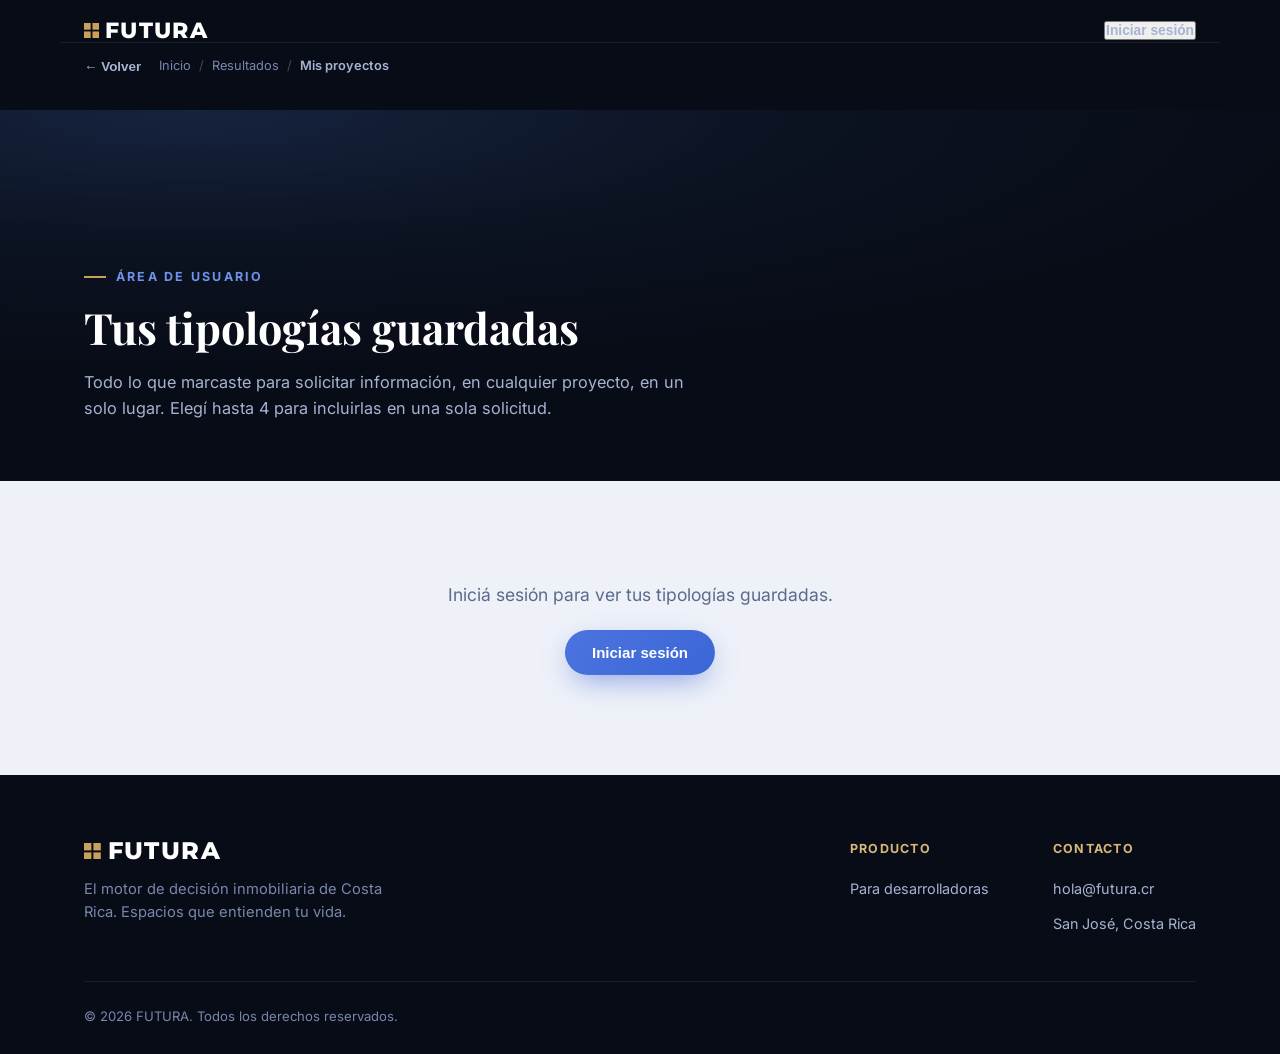
<file: mi-cuenta/comparar.html>
<!doctype html>
<html lang="es">
<head>
  <meta charset="UTF-8" />
  <meta name="viewport" content="width=device-width, initial-scale=1.0" />
  <title>Mis proyectos guardados — FUTURA</title>
  <meta name="description" content="Tus tipologías guardadas, de cualquier proyecto, para solicitar información cuando quieras." />

  <link rel="icon" type="image/svg+xml" href="data:image/svg+xml,%3Csvg xmlns='http://www.w3.org/2000/svg' viewBox='0 0 120 120'%3E%3Crect width='120' height='120' rx='24' fill='%230b1220'/%3E%3Cpolyline points='18,92 60,28 102,92' fill='none' stroke='%23ffffff' stroke-width='14' stroke-linecap='round' stroke-linejoin='round'/%3E%3Crect x='51' y='58' width='8' height='8' fill='%23c9a15a'/%3E%3Crect x='61' y='58' width='8' height='8' fill='%23c9a15a'/%3E%3Crect x='51' y='68' width='8' height='8' fill='%23c9a15a'/%3E%3Crect x='61' y='68' width='8' height='8' fill='%23c9a15a'/%3E%3C/svg%3E" />

  <link rel="preconnect" href="https://fonts.googleapis.com" />
  <link rel="preconnect" href="https://fonts.gstatic.com" crossorigin />
  <link href="https://fonts.googleapis.com/css2?family=Inter:wght@400;500;600;700&family=Montserrat:wght@700;800&family=Playfair+Display:ital,wght@0,600;0,700;1,600&display=swap" rel="stylesheet" />

  <link rel="stylesheet" href="../css/styles.css" />
</head>
<body>

  <header class="dev-header" id="account-header">
    <div class="wrap dev-header-inner">
      <a href="../index.html#inicio" class="logo logo--nav logo--onDark" aria-label="FUTURA — inicio">
        <svg class="logo-mark" viewBox="0 0 100 100" aria-hidden="true">
          <rect x="0" y="0" width="44" height="44" fill="currentColor" />
          <rect x="56" y="0" width="44" height="44" fill="currentColor" />
          <rect x="0" y="56" width="44" height="44" fill="currentColor" />
          <rect x="56" y="56" width="44" height="44" fill="currentColor" />
        </svg>
        FUTURA
      </a>
      <div class="dev-header-actions">
        <span class="account-email" id="account-email" hidden></span>
        <button type="button" class="account-link" id="account-signin-btn">Iniciar sesión</button>
        <button type="button" class="account-link" id="account-signout-btn" hidden>Cerrar sesión</button>
      </div>
    </div>
    <div class="wrap breadcrumb-bar" id="breadcrumb-slot"></div>
  </header>

  <main>
    <section class="results-hero">
      <div class="wrap">
        <span class="eyebrow">Área de usuario</span>
        <h1>Tus tipologías guardadas</h1>
        <p class="results-hero-lead">
          Todo lo que marcaste para solicitar información, en cualquier proyecto, en un solo lugar. Elegí hasta 4
          para incluirlas en una sola solicitud.
        </p>
      </div>
    </section>

    <!-- Estado: sin sesión -->
    <section class="results-empty" id="account-signed-out" hidden>
      <div class="wrap">
        <p>Iniciá sesión para ver tus tipologías guardadas.</p>
        <button type="button" class="btn btn-primary" id="account-signed-out-btn">Iniciar sesión</button>
      </div>
    </section>

    <!-- Estado: sin tipologías guardadas -->
    <section class="results-empty" id="account-no-saved" hidden>
      <div class="wrap">
        <p>Aún no has seleccionado proyectos. Cuando marques tipologías para solicitar información, aparecerán aquí para que armes tu solicitud.</p>
        <a href="../resultados.html" class="btn btn-primary">Explorar proyectos</a>
      </div>
    </section>

    <!-- Listado de guardadas -->
    <section class="results-list-section" id="saved-section" hidden>
      <div class="wrap">
        <div class="section-head">
          <span class="eyebrow">Guardadas</span>
          <h2>Todas tus tipologías</h2>
          <p id="saved-select-hint">Marcá hasta 4 tipologías para incluirlas en tu solicitud.</p>
        </div>

        <div class="saved-grid" id="saved-grid"></div>

        <div class="lead-request" id="lead-request" hidden>
          <div class="lead-request-info">
            <h3>¿Te interesan estas opciones?</h3>
            <p id="lead-request-copy">
              Antes de enviar, elegí los bancos de tu interés para cada proyecto — armamos una solicitud
              independiente para cada desarrolladora con tu perfil de FUTURA.
            </p>
          </div>
          <button type="button" class="btn btn-primary" id="lead-submit-btn">Solicitar información</button>
        </div>
      </div>
    </section>
  </main>

  <!-- ===================== MODAL: BANCOS POR PROYECTO ===================== -->
  <div class="compare-overlay" id="lead-modal-overlay" hidden>
    <div class="compare-modal lead-modal" role="dialog" aria-modal="true" aria-labelledby="lead-modal-title">
      <header class="compare-modal-header">
        <h3 id="lead-modal-title">Solicitar información</h3>
        <button type="button" class="agent-close" id="lead-modal-close" aria-label="Cerrar">&times;</button>
      </header>
      <div class="lead-modal-body" id="lead-modal-body"></div>
      <footer class="lead-modal-footer">
        <p class="lead-modal-note" id="lead-modal-note" hidden></p>
        <button type="button" class="btn btn-primary" id="lead-modal-submit">Enviar solicitudes</button>
      </footer>
    </div>
  </div>

  <footer class="site-footer" id="contacto">
    <div class="wrap">
      <div class="footer-top">
        <div class="footer-brand">
          <a href="../index.html#inicio" class="logo logo--footer logo--onDark" aria-label="FUTURA">
            <svg class="logo-mark" viewBox="0 0 100 100" aria-hidden="true">
              <rect x="0" y="0" width="44" height="44" fill="currentColor" />
              <rect x="56" y="0" width="44" height="44" fill="currentColor" />
              <rect x="0" y="56" width="44" height="44" fill="currentColor" />
              <rect x="56" y="56" width="44" height="44" fill="currentColor" />
            </svg>
            FUTURA
          </a>
          <p>El motor de decisión inmobiliaria de Costa Rica. Espacios que entienden tu vida.</p>
        </div>

        <div class="footer-links">
          <div class="footer-col">
            <h4>Producto</h4>
            <a href="mailto:hola@futura.cr?subject=Soy%20desarrolladora%20inmobiliaria">Para desarrolladoras</a>
          </div>
          <div class="footer-col">
            <h4>Contacto</h4>
            <a href="mailto:hola@futura.cr">hola@futura.cr</a>
            <a href="../index.html#inicio">San José, Costa Rica</a>
          </div>
        </div>
      </div>

      <div class="footer-bottom">
        <span>© 2026 FUTURA. Todos los derechos reservados.</span>
      </div>
    </div>
  </footer>

  <script src="../js/projects-data.js"></script>
  <script src="../js/typology-visuals.js"></script>
  <script src="../js/breadcrumb-nav.js"></script>
  <!-- Mockup temporal de auth (localStorage). Para pasar a Supabase real,
       cambiar por: <script src="../js/supabase-client.js"></script> -->
  <script src="../js/mock-auth.js"></script>
  <script src="../js/auth-modal.js"></script>
  <script src="../js/leads-mock.js"></script>
  <script src="../js/banks-selection.js"></script>
  <script src="../js/mi-cuenta-comparar.js"></script>
</body>
</html>
</file>
<file: css/styles.css>
/* ==========================================================================
   FUTURA — Landing Page
   Paleta extraída del pitch deck: azul marino, azul eléctrico, dorado.
   ========================================================================== */

:root {
  --navy-950: #080c17;
  --navy-900: #0b1220;
  --navy-800: #121b30;
  --navy-700: #16233f;
  --navy-600: #1f3358;

  --blue-600: #3b66d6;
  --blue-500: #4c74e0;
  --blue-400: #6f92ea;

  --gold-500: #c9a15a;
  --gold-400: #d8b878;

  --bg-light: #eef1f8;
  --bg-light-alt: #e4e9f4;
  --white: #ffffff;

  --text-dark: #0b1220;
  --text-muted-onlight: #5b6b8c;
  --text-onLight-soft: #7c88a6;
  --text-muted-ondark: #a6b3d1;
  --text-faint-ondark: #7987ab;

  --font-serif: "Playfair Display", Georgia, serif;
  --font-sans: "Inter", -apple-system, BlinkMacSystemFont, "Segoe UI", sans-serif;
  --font-wordmark: "Montserrat", var(--font-sans);

  --container: 1160px;
  --radius: 14px;
}

* {
  margin: 0;
  padding: 0;
  box-sizing: border-box;
}

html {
  scroll-behavior: smooth;
}

body {
  font-family: var(--font-sans);
  background: var(--bg-light);
  color: var(--text-dark);
  line-height: 1.55;
  -webkit-font-smoothing: antialiased;
}

img, svg {
  display: block;
  max-width: 100%;
}

a {
  color: inherit;
  text-decoration: none;
}

.wrap {
  width: 100%;
  max-width: var(--container);
  margin: 0 auto;
  padding: 0 24px;
}

.eyebrow {
  display: inline-flex;
  align-items: center;
  gap: 10px;
  font-size: 0.78rem;
  font-weight: 700;
  letter-spacing: 0.18em;
  text-transform: uppercase;
  color: var(--blue-400);
}

.eyebrow::before {
  content: "";
  width: 22px;
  height: 2px;
  background: var(--gold-500);
  display: inline-block;
}

/* ---------- Logo ---------- */

.logo {
  display: inline-flex;
  align-items: center;
  gap: 0.28em;
  font-family: var(--font-wordmark);
  font-weight: 800;
  letter-spacing: 0.06em;
  line-height: 1;
  text-transform: uppercase;
  white-space: nowrap;
  color: var(--navy-900);
}

.logo-mark {
  flex-shrink: 0;
  width: 0.7em;
  height: 0.7em;
  color: var(--gold-500);
}

.logo--onDark {
  color: var(--white);
}

.logo--nav {
  font-size: 1.35rem;
}

.logo--hero {
  font-size: clamp(2.6rem, 8vw, 4.6rem);
}

.logo--footer {
  font-size: 1.5rem;
}

/* ---------- Header / Nav ---------- */

.site-header {
  position: fixed;
  top: 0;
  left: 0;
  right: 0;
  z-index: 100;
  padding: 20px 0;
  transition: background 0.35s ease, padding 0.35s ease, box-shadow 0.35s ease;
}

.site-header .wrap {
  display: flex;
  align-items: center;
  justify-content: space-between;
}

.site-header.is-scrolled {
  background: rgba(8, 12, 23, 0.85);
  backdrop-filter: blur(10px);
  -webkit-backdrop-filter: blur(10px);
  padding: 12px 0;
  box-shadow: 0 8px 30px rgba(4, 8, 20, 0.35);
}

.nav-links {
  display: flex;
  align-items: center;
  gap: 36px;
}

.nav-links a {
  font-size: 0.94rem;
  font-weight: 600;
  color: var(--text-muted-ondark);
  transition: color 0.2s ease;
}

.nav-links a:hover {
  color: var(--white);
}

.nav-cta {
  display: inline-flex;
  align-items: center;
  gap: 8px;
}

.btn {
  display: inline-flex;
  align-items: center;
  justify-content: center;
  gap: 8px;
  padding: 13px 26px;
  border-radius: 999px;
  font-weight: 700;
  font-size: 0.94rem;
  border: 1px solid transparent;
  cursor: pointer;
  transition: transform 0.2s ease, box-shadow 0.2s ease, background 0.2s ease, border-color 0.2s ease, color 0.2s ease;
  white-space: nowrap;
}

.btn-primary {
  background: linear-gradient(135deg, var(--blue-500), var(--blue-600));
  color: var(--white);
  box-shadow: 0 10px 30px -8px rgba(59, 102, 214, 0.65);
}

.btn-primary:hover {
  transform: translateY(-2px);
  box-shadow: 0 14px 34px -8px rgba(59, 102, 214, 0.8);
}

.btn-ghost {
  background: transparent;
  border-color: rgba(255, 255, 255, 0.25);
  color: var(--white);
  padding: 12px 24px;
}

.btn-ghost:hover {
  border-color: var(--gold-500);
  color: var(--gold-400);
}

.btn-sm {
  padding: 10px 20px;
  font-size: 0.86rem;
}

.menu-toggle {
  display: none;
  flex-direction: column;
  gap: 5px;
  background: none;
  border: none;
  cursor: pointer;
  padding: 6px;
}

.menu-toggle span {
  width: 24px;
  height: 2px;
  background: var(--white);
  border-radius: 2px;
}

/* ---------- Hero ---------- */

.hero {
  position: relative;
  min-height: 100vh;
  display: flex;
  align-items: center;
  background: radial-gradient(ellipse 90% 70% at 15% 0%, var(--navy-700) 0%, var(--navy-900) 55%, var(--navy-950) 100%);
  overflow: hidden;
  padding: 160px 0 100px;
}

.hero::before,
.hero::after {
  content: "";
  position: absolute;
  border-radius: 50%;
  filter: blur(90px);
  opacity: 0.35;
  pointer-events: none;
}

.hero::before {
  width: 520px;
  height: 520px;
  background: var(--blue-500);
  top: -160px;
  right: -120px;
}

.hero::after {
  width: 380px;
  height: 380px;
  background: var(--gold-500);
  bottom: -140px;
  left: 8%;
  opacity: 0.16;
}

.hero-inner {
  position: relative;
  z-index: 2;
  display: flex;
  flex-direction: column;
  align-items: flex-start;
  gap: 28px;
  max-width: 760px;
}

.hero-dots {
  display: flex;
  gap: 8px;
}

.hero-dots span {
  width: 9px;
  height: 9px;
  border-radius: 50%;
}

.hero-dots span:nth-child(1) { background: var(--blue-500); }
.hero-dots span:nth-child(2) { background: var(--gold-500); }
.hero-dots span:nth-child(3) { background: var(--navy-600); border: 1px solid rgba(255,255,255,0.25); }

.hero h1 {
  font-family: var(--font-serif);
  font-weight: 700;
  font-size: clamp(1.7rem, 3.8vw, 2.7rem);
  line-height: 1.2;
  color: var(--white);
}

.hero h1 em {
  font-style: italic;
  color: var(--gold-400);
}

.hero p.lead {
  font-size: clamp(1.05rem, 2vw, 1.2rem);
  color: var(--text-muted-ondark);
  max-width: 580px;
}

.hero-actions {
  display: flex;
  align-items: center;
  gap: 16px;
  flex-wrap: wrap;
  margin-top: 6px;
}

.scroll-cue {
  position: absolute;
  bottom: 36px;
  left: 24px;
  display: flex;
  align-items: center;
  gap: 10px;
  color: var(--text-faint-ondark);
  font-size: 0.78rem;
  letter-spacing: 0.1em;
  text-transform: uppercase;
  z-index: 2;
}

.scroll-cue .line {
  width: 1px;
  height: 34px;
  background: linear-gradient(var(--gold-500), transparent);
  animation: pulse-line 2.2s ease-in-out infinite;
}

@keyframes pulse-line {
  0%, 100% { opacity: 0.3; }
  50% { opacity: 1; }
}

/* ---------- Section shared ---------- */

section {
  position: relative;
}

.section-head {
  max-width: 640px;
  margin-bottom: 56px;
}

.section-head h2 {
  font-family: var(--font-serif);
  font-weight: 700;
  font-size: clamp(1.8rem, 4vw, 2.6rem);
  margin-top: 14px;
  line-height: 1.2;
}

.section-head p {
  margin-top: 16px;
  font-size: 1.05rem;
  color: var(--text-muted-onlight);
}

.section-head.onDark h2 {
  color: var(--white);
}

.section-head.onDark p {
  color: var(--text-muted-ondark);
}

/* ---------- Proyectos destacados ---------- */

.featured {
  background: var(--white);
  padding: 70px 0 90px;
}

.featured-head {
  max-width: none;
  display: flex;
  align-items: flex-end;
  justify-content: space-between;
  gap: 20px;
  margin-bottom: 30px;
}

.featured-head h2 {
  margin-bottom: 0;
}

.featured-arrows {
  display: flex;
  gap: 10px;
  flex-shrink: 0;
}

.featured-arrow {
  width: 42px;
  height: 42px;
  border-radius: 50%;
  border: 1.5px solid var(--bg-light-alt);
  background: var(--white);
  color: var(--navy-900);
  font-size: 1.1rem;
  cursor: pointer;
  transition: border-color 0.2s ease, color 0.2s ease, transform 0.2s ease;
}

.featured-arrow:hover {
  border-color: var(--blue-500);
  color: var(--blue-600);
  transform: translateY(-1px);
}

.featured-track {
  display: flex;
  gap: 20px;
  overflow-x: auto;
  scroll-snap-type: x proximity;
  padding-bottom: 10px;
  scrollbar-width: thin;
}

.featured-track:focus-visible {
  outline: 2px solid var(--blue-500);
  outline-offset: 4px;
}

.featured-card {
  scroll-snap-align: start;
  flex: 0 0 280px;
  display: block;
  text-decoration: none;
  color: inherit;
  background: var(--white);
  border-radius: var(--radius);
  overflow: hidden;
  box-shadow: 0 14px 34px -24px rgba(11, 18, 32, 0.35);
  transition: transform 0.2s ease, box-shadow 0.2s ease;
}

.featured-card:hover {
  transform: translateY(-4px);
  box-shadow: 0 20px 40px -20px rgba(11, 18, 32, 0.4);
}

.featured-card-visual {
  position: relative;
  height: 160px;
}

.featured-card-visual--0 { background: linear-gradient(135deg, var(--navy-900), var(--blue-600)); }
.featured-card-visual--1 { background: linear-gradient(135deg, var(--navy-700), var(--gold-500)); }
.featured-card-visual--2 { background: linear-gradient(135deg, var(--navy-900), #2fa88f); }
.featured-card-visual--3 { background: linear-gradient(135deg, var(--navy-900), #8f3bd6); }

.featured-card-skyline {
  width: 100%;
  height: 100%;
}

.featured-card-skyline rect {
  fill: rgba(255, 255, 255, 0.16);
}

.featured-card-window {
  fill: var(--gold-500) !important;
}

.featured-card-badge {
  position: absolute;
  top: 12px;
  left: 12px;
  padding: 5px 10px;
  border-radius: 999px;
  background: rgba(11, 18, 32, 0.55);
  color: var(--white);
  font-size: 0.72rem;
  font-weight: 700;
  text-transform: uppercase;
  letter-spacing: 0.04em;
}

.featured-card-body {
  padding: 16px 18px 20px;
}

.featured-card-body h3 {
  font-family: var(--font-serif);
  font-size: 1.05rem;
  margin: 0 0 4px;
  color: var(--text-dark);
}

.featured-card-developer {
  font-size: 0.82rem;
  color: var(--text-onLight-soft);
  margin: 0 0 8px;
}

.featured-card-price {
  font-weight: 700;
  color: var(--blue-600);
  margin: 0;
}

@media (max-width: 640px) {
  .featured-head {
    flex-direction: column;
    align-items: flex-start;
  }
}

/* ---------- Switch (toggle) ---------- */

.switch {
  position: relative;
  display: inline-flex;
  align-items: center;
  flex-shrink: 0;
  cursor: pointer;
}

.switch input {
  position: absolute;
  inset: 0;
  opacity: 0;
  margin: 0;
  cursor: pointer;
}

.switch-track {
  width: 44px;
  height: 24px;
  border-radius: 999px;
  background: var(--bg-light-alt);
  display: inline-flex;
  align-items: center;
  padding: 3px;
  transition: background 0.2s ease;
}

.switch-thumb {
  width: 18px;
  height: 18px;
  border-radius: 50%;
  background: var(--white);
  box-shadow: 0 1px 3px rgba(11, 18, 32, 0.3);
  transition: transform 0.2s ease;
}

.switch input:checked + .switch-track {
  background: var(--blue-600);
}

.switch input:checked + .switch-track .switch-thumb {
  transform: translateX(20px);
}

.switch input:focus-visible + .switch-track {
  outline: 2px solid var(--blue-500);
  outline-offset: 2px;
}

/* ---------- Admin: destacados ---------- */

.admin-list {
  display: flex;
  flex-direction: column;
  background: var(--white);
  border-radius: var(--radius);
  box-shadow: 0 14px 34px -24px rgba(11, 18, 32, 0.35);
  overflow: hidden;
}

.admin-row {
  display: flex;
  align-items: center;
  justify-content: space-between;
  gap: 20px;
  padding: 18px 22px;
  border-bottom: 1px solid var(--bg-light-alt);
}

.admin-row:last-child {
  border-bottom: none;
}

.admin-row-info h3 {
  font-family: var(--font-serif);
  font-size: 1.02rem;
  margin: 0 0 4px;
  color: var(--text-dark);
}

.admin-row-info p {
  font-size: 0.86rem;
  color: var(--text-onLight-soft);
  margin: 0;
}

.admin-row-actions {
  display: flex;
  align-items: center;
  gap: 16px;
  flex-shrink: 0;
}

/* .btn-ghost está pensado para fondos oscuros (borde/texto blanco); acá el
   fondo de la fila es blanco, así que se invierte a texto/borde oscuros. */
.admin-row-actions .btn-ghost {
  border-color: var(--bg-light-alt);
  color: var(--navy-900);
}

.admin-row-actions .btn-ghost:hover {
  border-color: var(--blue-500);
  color: var(--blue-600);
}

/* ---------- Admin: editor de amenidades ---------- */

.amenities-modal {
  max-width: 620px;
}

.amenities-modal-body {
  padding: 22px 26px 8px;
  overflow-y: auto;
  display: flex;
  flex-direction: column;
  gap: 18px;
}

.amenity-edit-row {
  padding: 16px;
  border: 1px solid var(--bg-light-alt);
  border-radius: 12px;
  display: flex;
  flex-direction: column;
  gap: 10px;
}

.amenity-edit-row-fields {
  display: grid;
  grid-template-columns: 1.4fr 1fr;
  gap: 10px;
}

.amenity-edit-field {
  display: flex;
  flex-direction: column;
  gap: 6px;
  font-size: 0.78rem;
  font-weight: 600;
  color: var(--text-muted-onlight);
}

.amenity-edit-field input,
.amenity-edit-field select,
.amenity-edit-field textarea {
  border: 1px solid var(--bg-light-alt);
  background: var(--bg-light);
  border-radius: 8px;
  padding: 9px 11px;
  font-family: var(--font-sans);
  font-size: 0.88rem;
  color: var(--text-dark);
  font-weight: 400;
  resize: vertical;
}

.amenity-edit-remove {
  align-self: flex-start;
  background: none;
  border: none;
  color: #c0392b;
  font-size: 0.82rem;
  font-weight: 600;
  cursor: pointer;
  padding: 0;
}

.amenity-edit-remove:hover {
  text-decoration: underline;
}

.amenities-modal-footer {
  padding: 16px 26px 22px;
  display: flex;
  align-items: center;
  justify-content: space-between;
  gap: 14px;
}

.amenities-add-btn {
  background: none;
  border: none;
  color: var(--blue-600);
  font-size: 0.86rem;
  font-weight: 700;
  cursor: pointer;
  padding: 0;
}

.amenities-add-btn:hover {
  text-decoration: underline;
}

@media (max-width: 560px) {
  .amenity-edit-row-fields {
    grid-template-columns: 1fr;
  }
}

/* ---------- Viaje del usuario ---------- */

.journey {
  background: var(--bg-light);
  padding: 120px 0;
}

.journey-steps {
  display: grid;
  grid-template-columns: repeat(5, 1fr);
  gap: 20px;
  counter-reset: step;
}

.step-card {
  position: relative;
  background: var(--navy-900);
  border-radius: var(--radius);
  padding: 30px 22px 26px;
  min-height: 250px;
  display: flex;
  flex-direction: column;
  gap: 14px;
  transition: opacity 0.6s ease, transform 0.6s ease, box-shadow 0.3s ease;
  box-shadow: 0 18px 40px -22px rgba(11, 18, 32, 0.5);
}

/* Cards are visible by default; JS opts into the reveal animation so
   content still shows if JS fails to run. */
.js-reveal .step-card {
  opacity: 0;
  transform: translateY(24px);
}

.js-reveal .step-card.is-visible {
  opacity: 1;
  transform: translateY(0);
}

.step-card:hover {
  box-shadow: 0 24px 50px -18px rgba(59, 102, 214, 0.45);
}

.step-connector {
  display: flex;
  align-items: center;
  margin-bottom: 22px;
  gap: 8px;
}

.step-num {
  width: 46px;
  height: 46px;
  min-width: 46px;
  border-radius: 50%;
  background: linear-gradient(135deg, var(--blue-500), var(--blue-600));
  color: var(--white);
  display: flex;
  align-items: center;
  justify-content: center;
  font-family: var(--font-serif);
  font-weight: 700;
  font-size: 1.15rem;
  box-shadow: 0 8px 20px -6px rgba(59, 102, 214, 0.7);
}

.step-line {
  flex: 1;
  height: 2px;
  background: linear-gradient(90deg, var(--blue-500), rgba(59, 102, 214, 0.08));
}

.step-card h3 {
  font-size: 1.08rem;
  font-weight: 700;
  color: var(--white);
}

.step-card p {
  font-size: 0.92rem;
  color: var(--text-muted-ondark);
}

.step-tag {
  margin-top: auto;
  font-size: 0.72rem;
  letter-spacing: 0.08em;
  text-transform: uppercase;
  color: var(--gold-400);
  font-weight: 700;
}

/* ---------- Footer ---------- */

.site-footer {
  background: var(--navy-950);
  padding: 64px 0 28px;
  color: var(--text-muted-ondark);
}

.footer-top {
  display: flex;
  justify-content: space-between;
  align-items: flex-start;
  gap: 40px;
  flex-wrap: wrap;
  padding-bottom: 40px;
  border-bottom: 1px solid rgba(255, 255, 255, 0.08);
}

.footer-brand p {
  margin-top: 12px;
  max-width: 320px;
  font-size: 0.92rem;
  color: var(--text-faint-ondark);
}

.footer-links {
  display: flex;
  gap: 64px;
  flex-wrap: wrap;
}

.footer-col h4 {
  font-size: 0.78rem;
  letter-spacing: 0.1em;
  text-transform: uppercase;
  color: var(--gold-400);
  margin-bottom: 14px;
}

.footer-col a {
  display: block;
  font-size: 0.9rem;
  color: var(--text-muted-ondark);
  padding: 6px 0;
  transition: color 0.2s ease;
}

.footer-col a:hover {
  color: var(--white);
}

.footer-bottom {
  display: flex;
  justify-content: space-between;
  align-items: center;
  flex-wrap: wrap;
  gap: 12px;
  padding-top: 24px;
  font-size: 0.82rem;
  color: var(--text-faint-ondark);
}

/* ---------- Responsive ---------- */

@media (max-width: 980px) {
  .journey-steps {
    grid-template-columns: repeat(3, 1fr);
  }
  .step-card:nth-child(4),
  .step-card:nth-child(5) {
    grid-column: span 1;
  }
}

@media (max-width: 760px) {
  .nav-links {
    display: none;
  }

  .menu-toggle {
    display: flex;
  }

  .site-header.is-open .nav-links {
    display: flex;
    position: absolute;
    top: 100%;
    left: 0;
    right: 0;
    background: var(--navy-900);
    flex-direction: column;
    align-items: flex-start;
    padding: 24px;
    gap: 18px;
    box-shadow: 0 20px 30px -10px rgba(0,0,0,0.4);
  }

  .journey-steps {
    grid-template-columns: 1fr;
  }

  .step-connector {
    margin-bottom: 14px;
  }

  .journey {
    padding: 90px 0;
  }

  .hero {
    padding-top: 130px;
  }

  .scroll-cue {
    display: none;
  }
}

/* ---------- Agente FUTURA (popup) ---------- */

.agent-overlay {
  position: fixed;
  inset: 0;
  z-index: 1000;
  display: flex;
  align-items: center;
  justify-content: center;
  padding: 24px;
  background: rgba(8, 12, 23, 0.72);
  backdrop-filter: blur(6px);
  -webkit-backdrop-filter: blur(6px);
}

.agent-overlay[hidden] {
  display: none;
}

.agent-modal {
  width: 100%;
  max-width: 560px;
  max-height: min(720px, 90vh);
  display: flex;
  flex-direction: column;
  background: var(--white);
  border-radius: 20px;
  overflow: hidden;
  box-shadow: 0 40px 80px -20px rgba(4, 8, 20, 0.55);
  animation: agent-pop 0.28s ease;
}

@keyframes agent-pop {
  from { opacity: 0; transform: translateY(14px) scale(0.98); }
  to { opacity: 1; transform: translateY(0) scale(1); }
}

.agent-header {
  display: flex;
  align-items: center;
  justify-content: space-between;
  gap: 16px;
  padding: 20px 22px;
  background: var(--navy-900);
  color: var(--white);
}

.agent-header-id {
  display: flex;
  align-items: center;
  gap: 12px;
}

.agent-avatar {
  width: 40px;
  height: 40px;
  min-width: 40px;
  border-radius: 50%;
  display: flex;
  align-items: center;
  justify-content: center;
  font-family: var(--font-wordmark);
  font-weight: 800;
  background: linear-gradient(135deg, var(--gold-400), var(--gold-500));
  color: var(--navy-950);
}

.agent-title {
  font-weight: 700;
  font-size: 0.98rem;
}

.agent-subtitle {
  font-size: 0.78rem;
  color: var(--text-muted-ondark);
  margin-top: 2px;
}

.agent-close {
  background: none;
  border: none;
  color: var(--text-muted-ondark);
  font-size: 1.6rem;
  line-height: 1;
  cursor: pointer;
  padding: 4px 6px;
  border-radius: 8px;
  transition: color 0.2s ease, background 0.2s ease;
}

.agent-close:hover {
  color: var(--white);
  background: rgba(255, 255, 255, 0.08);
}

.agent-progress {
  height: 3px;
  background: var(--bg-light-alt);
}

.agent-progress-bar {
  height: 100%;
  width: 0%;
  background: linear-gradient(90deg, var(--blue-500), var(--gold-500));
  transition: width 0.35s ease;
}

.agent-chat {
  flex: 1;
  overflow-y: auto;
  padding: 22px;
  display: flex;
  flex-direction: column;
  gap: 14px;
  background: var(--bg-light);
}

.agent-bubble {
  max-width: 82%;
  padding: 12px 16px;
  border-radius: 16px;
  font-size: 0.94rem;
  line-height: 1.5;
  white-space: pre-line;
  animation: agent-bubble-in 0.25s ease;
}

@keyframes agent-bubble-in {
  from { opacity: 0; transform: translateY(6px); }
  to { opacity: 1; transform: translateY(0); }
}

.agent-key-gate {
  align-self: stretch;
  width: 100%;
  background: var(--navy-900);
  color: var(--white);
  border-radius: 16px;
  padding: 18px 20px;
  display: flex;
  flex-direction: column;
  gap: 10px;
  animation: agent-bubble-in 0.25s ease;
}

.agent-key-gate-title {
  font-weight: 700;
  font-size: 0.98rem;
  margin: 0;
}

.agent-key-gate-desc {
  font-size: 0.84rem;
  line-height: 1.5;
  color: rgba(255, 255, 255, 0.72);
  margin: 0;
}

.agent-key-gate-form {
  display: flex;
  gap: 8px;
}

.agent-key-gate-form input {
  flex: 1;
  min-width: 0;
  border: 1px solid rgba(255, 255, 255, 0.25);
  background: rgba(255, 255, 255, 0.08);
  border-radius: 10px;
  padding: 9px 12px;
  color: var(--white);
  font-family: var(--font-sans);
  font-size: 0.88rem;
}

.agent-key-gate-form input::placeholder {
  color: rgba(255, 255, 255, 0.45);
}

.agent-key-gate-form input:focus {
  outline: 2px solid var(--gold-500);
  outline-offset: 1px;
}

.agent-key-gate-warning {
  font-size: 0.76rem;
  color: var(--gold-500);
  margin: 0;
}

.agent-bubble.bot {
  align-self: flex-start;
  background: var(--white);
  color: var(--text-dark);
  border-bottom-left-radius: 4px;
  box-shadow: 0 6px 18px -10px rgba(11, 18, 32, 0.25);
}

.agent-bubble.bot.agent-note {
  background: var(--bg-light-alt);
  color: var(--text-muted-onlight);
  font-size: 0.86rem;
}

.agent-bubble.user {
  align-self: flex-end;
  background: linear-gradient(135deg, var(--blue-500), var(--blue-600));
  color: var(--white);
  border-bottom-right-radius: 4px;
}

.agent-typing {
  align-self: flex-start;
  display: flex;
  align-items: center;
  gap: 5px;
  padding: 14px 18px;
  background: var(--white);
  border-radius: 16px;
  border-bottom-left-radius: 4px;
  box-shadow: 0 6px 18px -10px rgba(11, 18, 32, 0.25);
}

.agent-typing span {
  width: 6px;
  height: 6px;
  border-radius: 50%;
  background: var(--text-onLight-soft);
  animation: agent-typing-bounce 1.1s ease-in-out infinite;
}

.agent-typing span:nth-child(2) { animation-delay: 0.15s; }
.agent-typing span:nth-child(3) { animation-delay: 0.3s; }

@keyframes agent-typing-bounce {
  0%, 60%, 100% { transform: translateY(0); opacity: 0.5; }
  30% { transform: translateY(-4px); opacity: 1; }
}

.agent-composer {
  border-top: 1px solid var(--bg-light-alt);
  padding: 16px 18px;
  background: var(--white);
}

.agent-input-area {
  display: flex;
  align-items: flex-end;
  gap: 10px;
}

.agent-input-area input[type="text"],
.agent-input-area textarea {
  flex: 1;
  border: 1px solid var(--bg-light-alt);
  background: var(--bg-light);
  border-radius: 14px;
  padding: 12px 16px;
  font-family: var(--font-sans);
  font-size: 0.94rem;
  color: var(--text-dark);
  resize: none;
}

.agent-input-area input[type="text"]:focus,
.agent-input-area textarea:focus {
  outline: 2px solid var(--blue-500);
  outline-offset: 1px;
}

.agent-input-area textarea {
  min-height: 64px;
  max-height: 140px;
}

.agent-send {
  width: 44px;
  height: 44px;
  min-width: 44px;
  border-radius: 50%;
  border: none;
  background: linear-gradient(135deg, var(--blue-500), var(--blue-600));
  color: var(--white);
  font-size: 1.1rem;
  cursor: pointer;
  display: flex;
  align-items: center;
  justify-content: center;
  transition: transform 0.2s ease;
}

.agent-send:hover {
  transform: translateY(-1px);
}

.agent-send:disabled {
  opacity: 0.45;
  cursor: not-allowed;
  transform: none;
}

.agent-cta {
  display: flex;
  align-items: center;
  justify-content: space-between;
  gap: 14px;
  padding: 12px 18px;
  border-top: 1px solid var(--bg-light-alt);
  background: var(--bg-light);
}

.agent-cta[hidden] {
  display: none;
}

.agent-cta p {
  font-size: 0.86rem;
  color: var(--text-muted-onlight);
  margin: 0;
}

@media (max-width: 560px) {
  .agent-overlay {
    padding: 0;
  }

  .agent-modal {
    max-width: none;
    max-height: 100vh;
    height: 100vh;
    border-radius: 0;
  }
}

/* ---------- Página de resultados ---------- */

.results-hero {
  background: radial-gradient(ellipse 90% 70% at 15% 0%, var(--navy-700) 0%, var(--navy-900) 55%, var(--navy-950) 100%);
  padding: 150px 0 60px;
}

/* Cuando el hero sigue a un header estático (no fijo) como .dev-header,
   no necesita el padding-top pensado para compensar un header flotante. */
.dev-header + .results-hero {
  padding-top: 60px;
}

.results-hero h1 {
  font-family: var(--font-serif);
  font-weight: 700;
  font-size: clamp(1.8rem, 4vw, 2.7rem);
  color: var(--white);
  margin-top: 14px;
  max-width: 720px;
  line-height: 1.25;
}

.results-hero-lead {
  margin-top: 16px;
  max-width: 620px;
  color: var(--text-muted-ondark);
  font-size: 1.02rem;
}

.profile-summary {
  display: flex;
  flex-wrap: wrap;
  gap: 10px;
  margin-top: 28px;
}

.summary-chip {
  padding: 9px 16px;
  border-radius: 999px;
  background: rgba(255, 255, 255, 0.06);
  border: 1px solid rgba(255, 255, 255, 0.14);
  color: var(--text-muted-ondark);
  font-size: 0.84rem;
  font-weight: 600;
}

.results-empty {
  padding: 100px 0;
  text-align: center;
}

.results-empty .wrap {
  display: flex;
  flex-direction: column;
  align-items: center;
  gap: 22px;
}

.results-empty p {
  font-size: 1.1rem;
  color: var(--text-muted-onlight);
}

.results-map-section {
  background: var(--bg-light);
  padding: 56px 0 20px;
}

.map-frame {
  position: relative;
  border-radius: var(--radius);
  overflow: hidden;
  box-shadow: 0 24px 50px -24px rgba(11, 18, 32, 0.35);
}

.results-map {
  width: 100%;
  height: 560px;
  background: var(--bg-light-alt);
}

.map-loading {
  position: absolute;
  inset: 0;
  display: flex;
  align-items: center;
  justify-content: center;
  gap: 6px;
  background: var(--bg-light-alt);
}

.map-loading span {
  width: 8px;
  height: 8px;
  border-radius: 50%;
  background: var(--blue-500);
  animation: agent-typing-bounce 1.1s ease-in-out infinite;
}

.map-loading span:nth-child(2) { animation-delay: 0.15s; }
.map-loading span:nth-child(3) { animation-delay: 0.3s; }

.map-type-toggle {
  margin: 10px;
  padding: 9px 16px;
  border: none;
  border-radius: 8px;
  background: var(--white);
  color: var(--text-dark);
  font-family: var(--font-sans);
  font-size: 0.82rem;
  font-weight: 700;
  cursor: pointer;
  box-shadow: 0 2px 6px rgba(11, 18, 32, 0.3);
  transition: background 0.2s ease;
}

.map-type-toggle:hover {
  background: var(--bg-light);
}

.map-legend {
  display: flex;
  flex-wrap: wrap;
  gap: 18px;
  margin-top: 20px;
  padding: 14px 0 34px;
}

.legend-item {
  display: inline-flex;
  align-items: center;
  gap: 8px;
  font-size: 0.82rem;
  color: var(--text-muted-onlight);
  font-weight: 600;
}

.legend-dot {
  width: 11px;
  height: 11px;
  border-radius: 50%;
  display: inline-block;
  border: 2px solid var(--white);
  box-shadow: 0 0 0 1px rgba(11, 18, 32, 0.15);
}

.dot-project { background: var(--navy-900); }
.dot-zone { background: var(--gold-500); }
.dot-work { background: var(--blue-500); }
.dot-school { background: #a24fd6; }
.dot-activity { background: #2fa88f; }

.legend-swatch {
  width: 18px;
  height: 11px;
  border-radius: 4px;
  display: inline-block;
  background: rgba(59, 102, 214, 0.18);
  border: 1.5px solid rgba(59, 102, 214, 0.6);
}

/* ---------- Panel de rutas (proyecto -> escuelas/trabajos guardados) ---------- */

.routes-panel {
  margin-top: 4px;
  padding: 18px 20px;
  background: var(--white);
  border-radius: var(--radius);
  box-shadow: 0 14px 34px -24px rgba(11, 18, 32, 0.35);
}

.routes-panel h3 {
  font-size: 0.94rem;
  font-weight: 700;
  color: var(--text-dark);
  margin: 0 0 12px;
}

.routes-list {
  display: flex;
  flex-direction: column;
  gap: 10px;
}

.route-item {
  display: flex;
  align-items: center;
  gap: 10px;
  font-size: 0.86rem;
}

.route-dot {
  flex-shrink: 0;
  width: 11px;
  height: 11px;
  border-radius: 50%;
  border: 2px solid var(--white);
  box-shadow: 0 0 0 1px rgba(11, 18, 32, 0.15);
}

.route-label {
  flex: 1;
  color: var(--text-dark);
  font-weight: 600;
  overflow: hidden;
  text-overflow: ellipsis;
  white-space: nowrap;
}

.route-duration {
  flex-shrink: 0;
  font-weight: 700;
  color: var(--blue-600);
  white-space: nowrap;
}

.results-list-section {
  background: var(--bg-light);
  padding: 20px 0 120px;
}

.project-list {
  display: grid;
  grid-template-columns: repeat(auto-fill, minmax(270px, 1fr));
  gap: 22px;
}

.project-card {
  background: var(--white);
  border-radius: var(--radius);
  padding: 24px;
  cursor: pointer;
  box-shadow: 0 14px 34px -22px rgba(11, 18, 32, 0.35);
  transition: transform 0.2s ease, box-shadow 0.2s ease;
  display: flex;
  flex-direction: column;
  gap: 10px;
}

.project-card:hover {
  transform: translateY(-3px);
  box-shadow: 0 22px 44px -20px rgba(11, 18, 32, 0.4);
}

.project-card-top {
  display: flex;
  align-items: center;
  justify-content: space-between;
  gap: 8px;
}

.project-badge {
  font-size: 0.7rem;
  font-weight: 700;
  letter-spacing: 0.06em;
  text-transform: uppercase;
  color: var(--white);
  background: linear-gradient(135deg, var(--gold-400), var(--gold-500));
  padding: 4px 10px;
  border-radius: 999px;
}

.project-match {
  margin-left: auto;
  font-weight: 700;
  font-size: 0.86rem;
  color: var(--blue-600);
}

.project-card h3 {
  font-family: var(--font-serif);
  font-size: 1.2rem;
  color: var(--text-dark);
}

.project-zone {
  font-size: 0.86rem;
  color: var(--text-muted-onlight);
}

.project-price {
  font-weight: 700;
  color: var(--navy-900);
  font-size: 1.05rem;
}

.project-meta {
  display: flex;
  gap: 14px;
  font-size: 0.82rem;
  color: var(--text-onLight-soft);
}

.project-amenities {
  display: flex;
  flex-wrap: wrap;
  gap: 6px;
  margin-top: 4px;
}

.project-amenity {
  font-size: 0.74rem;
  font-weight: 600;
  color: var(--text-muted-onlight);
  background: var(--bg-light-alt);
  padding: 5px 10px;
  border-radius: 999px;
}

.project-card-link {
  margin-top: 6px;
  font-size: 0.86rem;
  font-weight: 700;
  color: var(--blue-600);
}

.project-card-link:hover {
  text-decoration: underline;
}

/* ---------- Listado de desarrolladoras ---------- */

.developer-list {
  display: grid;
  grid-template-columns: repeat(auto-fill, minmax(280px, 1fr));
  gap: 22px;
}

.developer-card {
  background: var(--white);
  border-radius: var(--radius);
  padding: 24px;
  display: flex;
  align-items: center;
  justify-content: space-between;
  gap: 16px;
  box-shadow: 0 14px 34px -22px rgba(11, 18, 32, 0.35);
  transition: transform 0.2s ease, box-shadow 0.2s ease;
}

.developer-card:hover {
  transform: translateY(-3px);
  box-shadow: 0 22px 44px -20px rgba(11, 18, 32, 0.4);
}

.developer-card-name {
  font-family: var(--font-serif);
  font-size: 1.15rem;
  color: var(--text-dark);
}

.developer-card-count {
  margin-top: 4px;
  font-size: 0.86rem;
  color: var(--text-muted-onlight);
}

.developer-card-arrow {
  flex-shrink: 0;
  font-size: 1.3rem;
  color: var(--blue-600);
  transition: transform 0.2s ease;
}

.developer-card:hover .developer-card-arrow {
  transform: translateX(3px);
}

.developer-card-rating {
  margin-top: 8px;
  display: flex;
  align-items: center;
  gap: 8px;
  font-size: 0.86rem;
  color: var(--text-muted-onlight);
}

/* ---------- Estrellas de calificación ---------- */

.star-rating {
  position: relative;
  display: inline-block;
  font-size: 1rem;
  line-height: 1;
  white-space: nowrap;
  letter-spacing: 2px;
}

.star-rating--sm {
  font-size: 0.86rem;
}

.star-rating--lg {
  font-size: 1.3rem;
}

.star-rating-track {
  color: rgba(11, 18, 32, 0.16);
}

.star-rating-fill {
  position: absolute;
  top: 0;
  left: 0;
  overflow: hidden;
  color: var(--gold-400);
  white-space: nowrap;
}

.star-rating--onDark .star-rating-track {
  color: rgba(255, 255, 255, 0.22);
}

@media (max-width: 640px) {
  .results-map {
    height: 400px;
  }

  .results-hero {
    padding: 120px 0 50px;
  }
}

/* ---------- Página de proyecto individual ---------- */

.dev-header {
  background: var(--navy-950);
  padding: 20px 0;
}

.dev-header-inner {
  display: flex;
  align-items: center;
  justify-content: space-between;
}

.dev-logo {
  font-family: var(--font-wordmark);
  font-weight: 700;
  letter-spacing: 0.03em;
  font-size: 1.1rem;
  color: var(--white);
  text-transform: uppercase;
}

.dev-logo:hover {
  color: var(--gold-400);
}

.dev-header-actions {
  display: flex;
  align-items: center;
  gap: 22px;
}

.account-link {
  font-size: 0.86rem;
  font-weight: 600;
  color: var(--text-muted-ondark);
  transition: color 0.2s ease;
}

.account-link:hover {
  color: var(--white);
}

.futura-badge {
  opacity: 0.7;
  transition: opacity 0.2s ease;
}

.futura-badge:hover {
  opacity: 1;
}

.project-title-bar {
  background: var(--bg-light);
  padding: 34px 0;
  border-bottom: 1px solid var(--bg-light-alt);
}

.project-title-inner {
  display: flex;
  align-items: flex-end;
  justify-content: space-between;
  flex-wrap: wrap;
  gap: 16px;
}

.project-title-bar h1 {
  font-family: var(--font-serif);
  font-weight: 700;
  font-size: clamp(1.6rem, 3.5vw, 2.2rem);
  color: var(--text-dark);
}

.project-title-zone {
  margin-top: 6px;
  color: var(--text-muted-onlight);
  font-size: 0.98rem;
}

.project-title-price {
  display: flex;
  flex-direction: column;
  align-items: flex-end;
  gap: 4px;
}

.project-title-price > span:first-child {
  font-family: var(--font-serif);
  font-size: 1.4rem;
  font-weight: 700;
  color: var(--navy-900);
}

.project-title-delivery {
  font-size: 0.84rem;
  color: var(--text-onLight-soft);
}

.project-map-section {
  background: var(--bg-light);
  padding: 32px 0;
}

.poi-filters {
  display: flex;
  flex-wrap: wrap;
  gap: 10px;
  margin-bottom: 18px;
}

.poi-chip {
  display: inline-flex;
  align-items: center;
  gap: 8px;
  padding: 9px 16px;
  border-radius: 999px;
  border: 1.5px solid var(--bg-light-alt);
  background: var(--white);
  color: var(--text-onLight-soft);
  font-size: 0.84rem;
  font-weight: 600;
  cursor: pointer;
  transition: border-color 0.2s ease, color 0.2s ease, background 0.2s ease;
}

.poi-chip-dot {
  width: 9px;
  height: 9px;
  border-radius: 50%;
  display: inline-block;
}

.poi-chip.is-active {
  border-color: var(--navy-900);
  background: var(--navy-900);
  color: var(--white);
}

.banks-grid {
  display: flex;
  flex-wrap: wrap;
  gap: 10px;
}

.bank-chip {
  display: inline-flex;
  align-items: center;
  gap: 8px;
  padding: 10px 18px;
  border-radius: 999px;
  border: 1.5px solid var(--bg-light-alt);
  background: var(--white);
  color: var(--text-onLight-soft);
  font-size: 0.86rem;
  font-weight: 600;
  cursor: pointer;
  transition: border-color 0.2s ease, color 0.2s ease, background 0.2s ease;
}

.bank-chip.is-active {
  border-color: var(--navy-900);
  background: var(--navy-900);
  color: var(--white);
}

/* ---------- Tarjetas de banco (proyecto.html) ---------- */

.bank-cards-grid {
  display: grid;
  grid-template-columns: repeat(auto-fill, minmax(320px, 1fr));
  gap: 20px;
}

.bank-card {
  background: var(--white);
  border-radius: var(--radius);
  padding: 20px 22px 22px;
  box-shadow: 0 10px 26px -20px rgba(11, 18, 32, 0.35);
}

.bank-card-head {
  display: flex;
  align-items: center;
  justify-content: space-between;
  gap: 12px;
}

.bank-card-head h3 {
  font-family: var(--font-serif);
  font-size: 1.05rem;
  color: var(--text-dark);
}

.bank-card-check {
  display: flex;
  align-items: center;
  gap: 6px;
  font-size: 0.82rem;
  font-weight: 600;
  color: var(--text-muted-onlight);
  white-space: nowrap;
  cursor: pointer;
}

.bank-card-stats {
  display: flex;
  gap: 20px;
  margin-top: 16px;
  padding-top: 14px;
  border-top: 1px solid var(--bg-light-alt);
}

.bank-card-stats div {
  display: flex;
  flex-direction: column;
  gap: 2px;
}

.bank-card-stats strong {
  font-family: var(--font-serif);
  font-size: 1.05rem;
  color: var(--text-dark);
}

.bank-card-stats span {
  font-size: 0.72rem;
  font-weight: 600;
  text-transform: uppercase;
  letter-spacing: 0.03em;
  color: var(--text-muted-onlight);
}

.bank-card-requirements {
  margin-top: 14px;
  font-size: 0.84rem;
  line-height: 1.5;
  color: var(--text-muted-onlight);
}

.bank-card-requirements strong {
  color: var(--text-dark);
}

.bank-card-calculator {
  margin-top: 18px;
  padding-top: 16px;
  border-top: 1px solid var(--bg-light-alt);
}

.bank-card-calculator h4 {
  font-size: 0.86rem;
  font-weight: 700;
  color: var(--text-dark);
}

.bank-calc-fields {
  display: grid;
  grid-template-columns: repeat(3, 1fr);
  gap: 10px;
  margin-top: 12px;
}

.bank-calc-fields label {
  display: flex;
  flex-direction: column;
  gap: 6px;
  font-size: 0.72rem;
  font-weight: 600;
  color: var(--text-muted-onlight);
}

.bank-calc-fields input {
  border: 1px solid var(--bg-light-alt);
  background: var(--bg-light);
  border-radius: 8px;
  padding: 8px 9px;
  font-family: var(--font-sans);
  font-size: 0.86rem;
  color: var(--text-dark);
  font-weight: 400;
  width: 100%;
}

.bank-calc-result {
  margin-top: 14px;
  display: flex;
  align-items: baseline;
  justify-content: space-between;
  gap: 10px;
  padding: 12px 14px;
  background: var(--bg-light);
  border-radius: 10px;
}

.bank-calc-result span {
  font-size: 0.82rem;
  font-weight: 600;
  color: var(--text-muted-onlight);
}

.bank-calc-result strong {
  font-family: var(--font-serif);
  font-size: 1.2rem;
  color: var(--navy-900);
}

@media (max-width: 560px) {
  .bank-calc-fields {
    grid-template-columns: 1fr;
  }
}

.typologies-section,
.banks-section,
.amenities-section {
  background: var(--bg-light);
  padding: 60px 0;
}

.typologies-section {
  padding-top: 20px;
}

.typology-grid {
  display: grid;
  grid-template-columns: repeat(auto-fill, minmax(300px, 1fr));
  gap: 24px;
}

.typology-card {
  background: var(--white);
  border-radius: var(--radius);
  overflow: hidden;
  box-shadow: 0 14px 34px -22px rgba(11, 18, 32, 0.35);
}

.typology-view {
  position: relative;
  aspect-ratio: 320 / 210;
  background: var(--bg-light-alt);
}

.typology-image {
  position: absolute;
  inset: 0;
  opacity: 0;
  pointer-events: none;
  transition: opacity 0.25s ease;
}

.typology-image.is-active {
  opacity: 1;
  pointer-events: auto;
}

.typology-image svg {
  width: 100%;
  height: 100%;
}

.typology-toggle {
  display: flex;
  border-bottom: 1px solid var(--bg-light-alt);
}

.typology-toggle-btn {
  flex: 1;
  padding: 10px;
  border: none;
  background: var(--white);
  color: var(--text-onLight-soft);
  font-size: 0.82rem;
  font-weight: 700;
  cursor: pointer;
  transition: color 0.2s ease, background 0.2s ease;
}

.typology-toggle-btn.is-active {
  color: var(--blue-600);
  background: var(--bg-light);
}

.typology-info {
  padding: 18px 20px 22px;
}

.typology-info h3 {
  font-family: var(--font-serif);
  font-size: 1.1rem;
  color: var(--text-dark);
}

.typology-specs {
  display: flex;
  gap: 16px;
  margin-top: 10px;
  font-size: 0.86rem;
  color: var(--text-muted-onlight);
  font-weight: 600;
}

.amenities-grid {
  display: grid;
  grid-template-columns: repeat(auto-fill, minmax(260px, 1fr));
  gap: 20px;
}

.amenity-card {
  background: var(--white);
  border-radius: var(--radius);
  overflow: hidden;
  box-shadow: 0 10px 26px -20px rgba(11, 18, 32, 0.35);
}

.amenity-card-visual {
  aspect-ratio: 4 / 3;
  background: var(--bg-light);
}

.amenity-card-icon {
  width: 100%;
  height: 100%;
  display: flex;
  align-items: center;
  justify-content: center;
  color: var(--blue-500);
}

.amenity-card-icon svg {
  width: 42px;
  height: 42px;
}

.amenity-card-body {
  padding: 16px 18px 18px;
}

.amenity-card-body h3 {
  font-family: var(--font-serif);
  font-size: 1.02rem;
  color: var(--text-dark);
}

.amenity-card-body p {
  margin-top: 6px;
  font-size: 0.86rem;
  line-height: 1.5;
  color: var(--text-muted-onlight);
}

.amenity-gallery {
  position: relative;
  width: 100%;
  height: 100%;
  overflow: hidden;
}

.amenity-gallery-track {
  display: flex;
  width: 100%;
  height: 100%;
  transition: transform 0.3s ease;
}

.amenity-gallery-track img {
  width: 100%;
  height: 100%;
  object-fit: cover;
  flex-shrink: 0;
}

.amenity-gallery-arrow {
  position: absolute;
  top: 50%;
  transform: translateY(-50%);
  width: 30px;
  height: 30px;
  border-radius: 50%;
  border: none;
  background: rgba(11, 18, 32, 0.55);
  color: var(--white);
  font-size: 1.1rem;
  line-height: 1;
  cursor: pointer;
  display: flex;
  align-items: center;
  justify-content: center;
}

.amenity-gallery-prev {
  left: 8px;
}

.amenity-gallery-next {
  right: 8px;
}

.amenity-gallery-dots {
  position: absolute;
  bottom: 8px;
  left: 0;
  right: 0;
  display: flex;
  justify-content: center;
  gap: 6px;
}

.amenity-gallery-dot {
  width: 6px;
  height: 6px;
  border-radius: 50%;
  background: rgba(255, 255, 255, 0.55);
}

.amenity-gallery-dot.is-active {
  background: var(--white);
}

@media (max-width: 640px) {
  .project-title-inner {
    align-items: flex-start;
  }

  .project-title-price {
    align-items: flex-start;
  }
}

/* ---------- Comparar tipologías ---------- */

.compare-btn {
  margin-top: 14px;
  width: 100%;
  padding: 10px;
  border-radius: 10px;
  border: 1.5px solid var(--bg-light-alt);
  background: var(--bg-light);
  color: var(--navy-900);
  font-size: 0.84rem;
  font-weight: 700;
  cursor: pointer;
  transition: border-color 0.2s ease, background 0.2s ease, color 0.2s ease;
}

.compare-btn:hover {
  border-color: var(--blue-500);
  color: var(--blue-600);
}

.compare-btn.is-active {
  background: var(--navy-900);
  border-color: var(--navy-900);
  color: var(--white);
}

.compare-overlay {
  position: fixed;
  inset: 0;
  z-index: 1000;
  display: flex;
  align-items: center;
  justify-content: center;
  padding: 24px;
  background: rgba(8, 12, 23, 0.72);
  backdrop-filter: blur(6px);
  -webkit-backdrop-filter: blur(6px);
}

.compare-overlay[hidden] {
  display: none;
}

.compare-modal {
  width: 100%;
  max-width: 780px;
  max-height: min(640px, 90vh);
  display: flex;
  flex-direction: column;
  background: var(--white);
  border-radius: 20px;
  overflow: hidden;
  box-shadow: 0 40px 80px -20px rgba(4, 8, 20, 0.55);
  animation: agent-pop 0.28s ease;
}

.compare-modal-header {
  display: flex;
  align-items: center;
  justify-content: space-between;
  padding: 18px 22px;
  background: var(--navy-900);
  color: var(--white);
}

.compare-modal-header h3 {
  font-family: var(--font-serif);
  font-size: 1.15rem;
}

/* ---------- Modal de solicitud (bancos por proyecto) ---------- */

.lead-modal {
  max-width: 640px;
}

.lead-modal-body {
  padding: 22px 26px 8px;
  overflow-y: auto;
}

.lead-project-block {
  padding: 18px 0;
  border-bottom: 1px solid var(--bg-light-alt);
}

.lead-project-block:first-child {
  padding-top: 4px;
}

.lead-project-block:last-child {
  border-bottom: none;
}

.lead-project-title {
  font-family: var(--font-serif);
  font-size: 1.05rem;
  color: var(--text-dark);
}

.lead-project-title span {
  font-family: var(--font-sans);
  font-size: 0.82rem;
  font-weight: 600;
  color: var(--text-muted-onlight);
  margin-left: 8px;
}

.lead-project-typologies {
  margin-top: 6px;
  font-size: 0.86rem;
  color: var(--text-muted-onlight);
  list-style: none;
}

.lead-project-banks {
  margin-top: 14px;
}

.lead-project-banks-label {
  font-size: 0.78rem;
  font-weight: 700;
  text-transform: uppercase;
  letter-spacing: 0.04em;
  color: var(--text-muted-onlight);
  margin-bottom: 8px;
}

.lead-project-banks-empty {
  margin-top: 12px;
  font-size: 0.84rem;
  color: var(--text-muted-onlight);
  font-style: italic;
}

.lead-modal-footer {
  padding: 18px 26px 22px;
  display: flex;
  align-items: center;
  justify-content: flex-end;
  gap: 14px;
}

.lead-modal-note {
  font-size: 0.84rem;
  color: #c0392b;
  font-weight: 600;
  margin-right: auto;
}

/* ---------- Modal de login / crear cuenta ---------- */

.auth-modal {
  max-width: 380px;
}

.auth-modal-body {
  padding: 24px 26px 28px;
}

.auth-modal-lead {
  font-size: 0.9rem;
  color: var(--text-muted-onlight);
  margin-bottom: 18px;
}

.auth-field {
  display: flex;
  flex-direction: column;
  gap: 6px;
  font-size: 0.82rem;
  font-weight: 600;
  color: var(--text-muted-onlight);
  margin-bottom: 14px;
}

.auth-field input {
  border: 1px solid var(--bg-light-alt);
  background: var(--bg-light);
  border-radius: 10px;
  padding: 11px 14px;
  font-family: var(--font-sans);
  font-size: 0.94rem;
  color: var(--text-dark);
  font-weight: 400;
}

.auth-field input:focus {
  outline: 2px solid var(--blue-500);
  outline-offset: 1px;
}

.auth-modal-body .btn {
  width: 100%;
  margin-top: 4px;
}

.auth-error {
  color: #c0392b;
  font-size: 0.84rem;
  font-weight: 600;
  margin-bottom: 12px;
}

.auth-info {
  color: #1f8a5f;
  font-size: 0.84rem;
  font-weight: 600;
  margin-bottom: 12px;
}

.auth-switch {
  margin-top: 18px;
  text-align: center;
  font-size: 0.84rem;
  color: var(--text-muted-onlight);
}

.auth-switch button {
  background: none;
  border: none;
  color: var(--blue-600);
  font-weight: 700;
  cursor: pointer;
  padding: 0;
}

.auth-switch button:hover {
  text-decoration: underline;
}

/* ---------- Área de usuario: tipologías guardadas ---------- */

.account-email {
  font-size: 0.84rem;
  color: var(--text-muted-ondark);
  font-weight: 600;
}

.saved-grid {
  display: grid;
  grid-template-columns: repeat(auto-fill, minmax(260px, 1fr));
  gap: 22px;
}

.saved-card {
  background: var(--white);
  border-radius: var(--radius);
  overflow: hidden;
  box-shadow: 0 14px 34px -22px rgba(11, 18, 32, 0.35);
}

.saved-card-image {
  aspect-ratio: 320 / 210;
  background: var(--bg-light-alt);
}

.saved-card-image svg {
  width: 100%;
  height: 100%;
}

.saved-card-body {
  padding: 18px 20px 20px;
  display: flex;
  flex-direction: column;
  gap: 6px;
}

.saved-card-project {
  font-size: 0.76rem;
  font-weight: 700;
  letter-spacing: 0.02em;
  color: var(--blue-600);
  text-transform: uppercase;
}

.saved-card-body h3 {
  font-family: var(--font-serif);
  font-size: 1.08rem;
  color: var(--text-dark);
}

.saved-card-price {
  font-weight: 700;
  color: var(--navy-900);
  font-size: 0.94rem;
  margin-top: 2px;
}

.saved-card-actions {
  display: flex;
  align-items: center;
  justify-content: space-between;
  margin-top: 12px;
  padding-top: 12px;
  border-top: 1px solid var(--bg-light-alt);
}

.saved-card-check {
  display: flex;
  align-items: center;
  gap: 8px;
  font-size: 0.86rem;
  font-weight: 600;
  color: var(--text-muted-onlight);
  cursor: pointer;
}

.saved-card-check input {
  width: 16px;
  height: 16px;
  accent-color: var(--blue-600);
}

.saved-card-remove {
  background: none;
  border: none;
  color: #c0392b;
  font-size: 0.82rem;
  font-weight: 600;
  cursor: pointer;
  padding: 4px;
}

.saved-card-remove:hover {
  text-decoration: underline;
}

/* ---------- Página de desarrolladora ---------- */

.dev-hero {
  background: radial-gradient(ellipse 90% 70% at 15% 0%, var(--navy-700) 0%, var(--navy-900) 55%, var(--navy-950) 100%);
  padding: 70px 0;
}

.dev-hero-inner {
  max-width: 760px;
}

.dev-hero h1 {
  font-family: var(--font-serif);
  font-weight: 700;
  font-size: clamp(2rem, 4.5vw, 3rem);
  color: var(--white);
  margin-top: 14px;
}

.dev-hero-desc {
  margin-top: 20px;
  font-size: 1.08rem;
  line-height: 1.65;
  color: var(--text-muted-ondark);
  max-width: 640px;
}

.dev-stats {
  display: flex;
  gap: 44px;
  flex-wrap: wrap;
  margin-top: 36px;
  padding-top: 28px;
  border-top: 1px solid rgba(255, 255, 255, 0.12);
}

.dev-stat {
  display: flex;
  flex-direction: column;
  gap: 4px;
}

.dev-stat strong {
  font-family: var(--font-serif);
  font-size: 2rem;
  font-weight: 700;
  color: var(--gold-400);
  line-height: 1;
}

.dev-stat span {
  font-size: 0.82rem;
  color: var(--text-faint-ondark);
  font-weight: 600;
}

@media (max-width: 640px) {
  .dev-hero {
    padding: 50px 0;
  }

  .dev-stats {
    gap: 30px;
  }
}

.dev-hero-rating {
  margin-top: 18px;
  display: flex;
  align-items: center;
  gap: 10px;
  font-size: 0.92rem;
  color: var(--text-muted-ondark);
}

.dev-hero-rating strong {
  color: var(--white);
  font-weight: 700;
}

/* ---------- Reviews de desarrolladora ---------- */

.reviews-section {
  background: var(--bg-alt, #f5f6f9);
}

.reviews-summary {
  display: flex;
  align-items: center;
  gap: 14px;
  margin-bottom: 32px;
}

.reviews-summary-avg {
  font-family: var(--font-serif);
  font-size: 2.1rem;
  font-weight: 700;
  color: var(--text-dark);
}

.reviews-summary-meta {
  display: flex;
  flex-direction: column;
  gap: 4px;
}

.reviews-summary-count {
  font-size: 0.86rem;
  color: var(--text-muted-onlight);
}

.review-form-card {
  background: var(--white);
  border-radius: var(--radius);
  padding: 24px;
  box-shadow: 0 14px 34px -22px rgba(11, 18, 32, 0.35);
  margin-bottom: 28px;
}

.review-form-title {
  font-family: var(--font-serif);
  font-size: 1.1rem;
  color: var(--text-dark);
  margin-bottom: 14px;
}

.star-input {
  display: inline-flex;
  gap: 4px;
}

.star-input-star {
  background: none;
  border: none;
  padding: 0;
  cursor: pointer;
  font-size: 1.6rem;
  line-height: 1;
  color: rgba(11, 18, 32, 0.2);
  transition: color 0.15s ease, transform 0.1s ease;
}

.star-input-star:hover {
  transform: scale(1.1);
}

.star-input-star.is-filled {
  color: var(--gold-400);
}

.review-form-card textarea {
  width: 100%;
  margin-top: 14px;
  padding: 12px 14px;
  border-radius: 10px;
  border: 1px solid rgba(11, 18, 32, 0.14);
  font-family: inherit;
  font-size: 0.94rem;
  resize: vertical;
  min-height: 80px;
}

.review-form-actions {
  margin-top: 14px;
  display: flex;
  align-items: center;
  gap: 14px;
}

.review-form-note {
  font-size: 0.82rem;
  color: var(--text-muted-onlight);
}

.review-list {
  display: flex;
  flex-direction: column;
  gap: 18px;
}

.review-item {
  background: var(--white);
  border-radius: var(--radius);
  padding: 20px 24px;
  box-shadow: 0 10px 26px -20px rgba(11, 18, 32, 0.3);
}

.review-item-head {
  display: flex;
  align-items: center;
  justify-content: space-between;
  gap: 12px;
  flex-wrap: wrap;
}

.review-item-user {
  font-weight: 600;
  color: var(--text-dark);
  font-size: 0.94rem;
}

.review-item-date {
  font-size: 0.8rem;
  color: var(--text-muted-onlight);
}

.review-item-comment {
  margin-top: 10px;
  font-size: 0.92rem;
  line-height: 1.55;
  color: var(--text-muted-onlight);
}

.review-empty {
  font-size: 0.92rem;
  color: var(--text-muted-onlight);
}

/* ---------- Breadcrumb / botón Volver ---------- */

.breadcrumb-bar {
  border-top: 1px solid rgba(255, 255, 255, 0.08);
}

.breadcrumb-nav {
  display: flex;
  align-items: center;
  gap: 18px;
  padding: 12px 0;
  flex-wrap: wrap;
}

.breadcrumb-back {
  background: none;
  border: none;
  color: var(--text-muted-ondark);
  font-size: 0.84rem;
  font-weight: 700;
  cursor: pointer;
  padding: 4px 0;
  white-space: nowrap;
  transition: color 0.2s ease;
}

.breadcrumb-back:hover {
  color: var(--white);
}

.breadcrumb-trail {
  font-size: 0.8rem;
  color: var(--text-faint-ondark);
  display: flex;
  align-items: center;
  gap: 8px;
  flex-wrap: wrap;
}

.breadcrumb-trail a {
  color: var(--text-faint-ondark);
  transition: color 0.2s ease;
}

.breadcrumb-trail a:hover {
  color: var(--white);
}

.breadcrumb-sep {
  color: rgba(255, 255, 255, 0.25);
}

.breadcrumb-current {
  color: var(--text-muted-ondark);
  font-weight: 600;
}

/* ---------- Filtros de resultados ---------- */

.filters-section {
  background: var(--bg-light);
  padding: 0 0 28px;
}

.filters-bar {
  display: flex;
  flex-direction: column;
  gap: 20px;
  background: var(--white);
  border-radius: var(--radius);
  padding: 20px 22px;
  box-shadow: 0 14px 34px -24px rgba(11, 18, 32, 0.35);
}

.filters-group {
  display: flex;
  flex-direction: column;
  gap: 12px;
}

.filters-group-title {
  font-size: 0.78rem;
  font-weight: 800;
  letter-spacing: 0.05em;
  text-transform: uppercase;
  color: var(--navy-900);
  margin: 0;
}

.filters-group-fields {
  display: flex;
  flex-wrap: wrap;
  align-items: flex-end;
  gap: 18px;
}

.filters-divider {
  height: 1px;
  background: var(--bg-light-alt);
}

.filters-actions {
  display: flex;
  justify-content: flex-end;
}

.filter-field {
  display: flex;
  flex-direction: column;
  gap: 6px;
  min-width: 190px;
  flex: 1;
}

.filter-field label {
  font-size: 0.76rem;
  font-weight: 700;
  letter-spacing: 0.03em;
  text-transform: uppercase;
  color: var(--text-onLight-soft);
}

.filter-field select {
  border: 1px solid var(--bg-light-alt);
  background: var(--bg-light);
  border-radius: 10px;
  padding: 11px 14px;
  font-family: var(--font-sans);
  font-size: 0.92rem;
  font-weight: 600;
  color: var(--text-dark);
  cursor: pointer;
}

.filter-field select:focus {
  outline: 2px solid var(--blue-500);
  outline-offset: 1px;
}

.filters-reset {
  background: none;
  border: 1.5px solid var(--bg-light-alt);
  border-radius: 10px;
  padding: 11px 18px;
  font-size: 0.86rem;
  font-weight: 700;
  color: var(--text-muted-onlight);
  cursor: pointer;
  transition: border-color 0.2s ease, color 0.2s ease;
  white-space: nowrap;
}

.filters-reset:hover {
  border-color: var(--blue-500);
  color: var(--blue-600);
}

.filters-note {
  margin-top: 12px;
  font-size: 0.82rem;
  color: var(--text-onLight-soft);
  font-style: italic;
}

/* ---------- Slider de rango de precio ---------- */

.filter-field--range {
  min-width: 240px;
}

.filter-field--range label {
  display: flex;
  align-items: baseline;
  justify-content: space-between;
  gap: 8px;
}

#price-range-display {
  font-size: 0.78rem;
  font-weight: 700;
  color: var(--blue-600);
  text-transform: none;
  letter-spacing: 0;
}

.price-range-slider {
  position: relative;
  height: 32px;
  display: flex;
  align-items: center;
}

.price-range-track,
.price-range-fill {
  position: absolute;
  left: 0;
  right: 0;
  height: 4px;
  border-radius: 999px;
}

.price-range-track {
  background: var(--bg-light-alt);
}

.price-range-fill {
  background: var(--blue-500);
}

.price-range-slider input[type="range"] {
  position: absolute;
  left: 0;
  right: 0;
  width: 100%;
  margin: 0;
  background: transparent;
  -webkit-appearance: none;
  appearance: none;
  pointer-events: none;
}

.price-range-slider input[type="range"]::-webkit-slider-runnable-track {
  -webkit-appearance: none;
  background: transparent;
  height: 4px;
}

.price-range-slider input[type="range"]::-moz-range-track {
  background: transparent;
  height: 4px;
}

.price-range-slider input[type="range"]::-webkit-slider-thumb {
  -webkit-appearance: none;
  pointer-events: auto;
  width: 18px;
  height: 18px;
  border-radius: 50%;
  background: var(--white);
  border: 3px solid var(--blue-600);
  cursor: pointer;
  margin-top: -7px;
  box-shadow: 0 2px 6px rgba(11, 18, 32, 0.25);
}

.price-range-slider input[type="range"]::-moz-range-thumb {
  pointer-events: auto;
  width: 18px;
  height: 18px;
  border-radius: 50%;
  background: var(--white);
  border: 3px solid var(--blue-600);
  cursor: pointer;
  box-shadow: 0 2px 6px rgba(11, 18, 32, 0.25);
}

/* ---------- Filtros de escuelas / trabajo (chips + Places Autocomplete) ---------- */

.filter-field--chips {
  min-width: 220px;
}

.chip-input {
  display: flex;
  flex-wrap: wrap;
  align-items: center;
  gap: 6px;
  border: 1px solid var(--bg-light-alt);
  background: var(--bg-light);
  border-radius: 10px;
  padding: 7px 10px;
  min-height: 44px;
}

.chip-input:focus-within {
  outline: 2px solid var(--blue-500);
  outline-offset: 1px;
}

.chip-input-tags {
  display: flex;
  flex-wrap: wrap;
  gap: 6px;
}

.chip-tag {
  display: inline-flex;
  align-items: center;
  gap: 6px;
  background: var(--white);
  border: 1px solid var(--bg-light-alt);
  border-radius: 999px;
  padding: 4px 6px 4px 12px;
  font-size: 0.82rem;
  font-weight: 600;
  color: var(--text-dark);
  max-width: 220px;
}

.chip-tag span {
  overflow: hidden;
  text-overflow: ellipsis;
  white-space: nowrap;
}

.chip-tag button {
  flex-shrink: 0;
  display: flex;
  align-items: center;
  justify-content: center;
  width: 18px;
  height: 18px;
  border: none;
  border-radius: 50%;
  background: var(--bg-light-alt);
  color: var(--text-onLight-soft);
  font-size: 0.85rem;
  line-height: 1;
  cursor: pointer;
  transition: background 0.2s ease, color 0.2s ease;
}

.chip-tag button:hover {
  background: var(--blue-500);
  color: var(--white);
}

.chip-input input[type="text"] {
  flex: 1;
  min-width: 90px;
  border: none;
  background: transparent;
  font-family: var(--font-sans);
  font-size: 0.88rem;
  color: var(--text-dark);
  outline: none;
}

.chip-input input[type="text"]:disabled {
  cursor: wait;
  opacity: 0.6;
}

#no-matches-state {
  padding: 60px 0;
}

#no-matches-state .btn {
  margin-top: 4px;
}

@media (max-width: 640px) {
  .filters-group-fields {
    flex-direction: column;
    align-items: stretch;
  }

  .filter-field {
    min-width: 0;
  }

  .filters-actions {
    justify-content: flex-start;
  }
}

/* ---------- Solicitar información (lead consolidado) ---------- */

.lead-request {
  margin-top: 30px;
  display: flex;
  align-items: center;
  justify-content: space-between;
  gap: 24px;
  flex-wrap: wrap;
  background: var(--navy-900);
  border-radius: var(--radius);
  padding: 28px 32px;
}

.lead-request-info h3 {
  font-family: var(--font-serif);
  color: var(--white);
  font-size: 1.2rem;
}

.lead-request-info p {
  margin-top: 6px;
  color: var(--text-muted-ondark);
  font-size: 0.92rem;
  max-width: 480px;
}

.lead-request .btn {
  white-space: nowrap;
}

.lead-request .btn:disabled {
  opacity: 0.75;
  cursor: default;
  transform: none;
}
</file>
